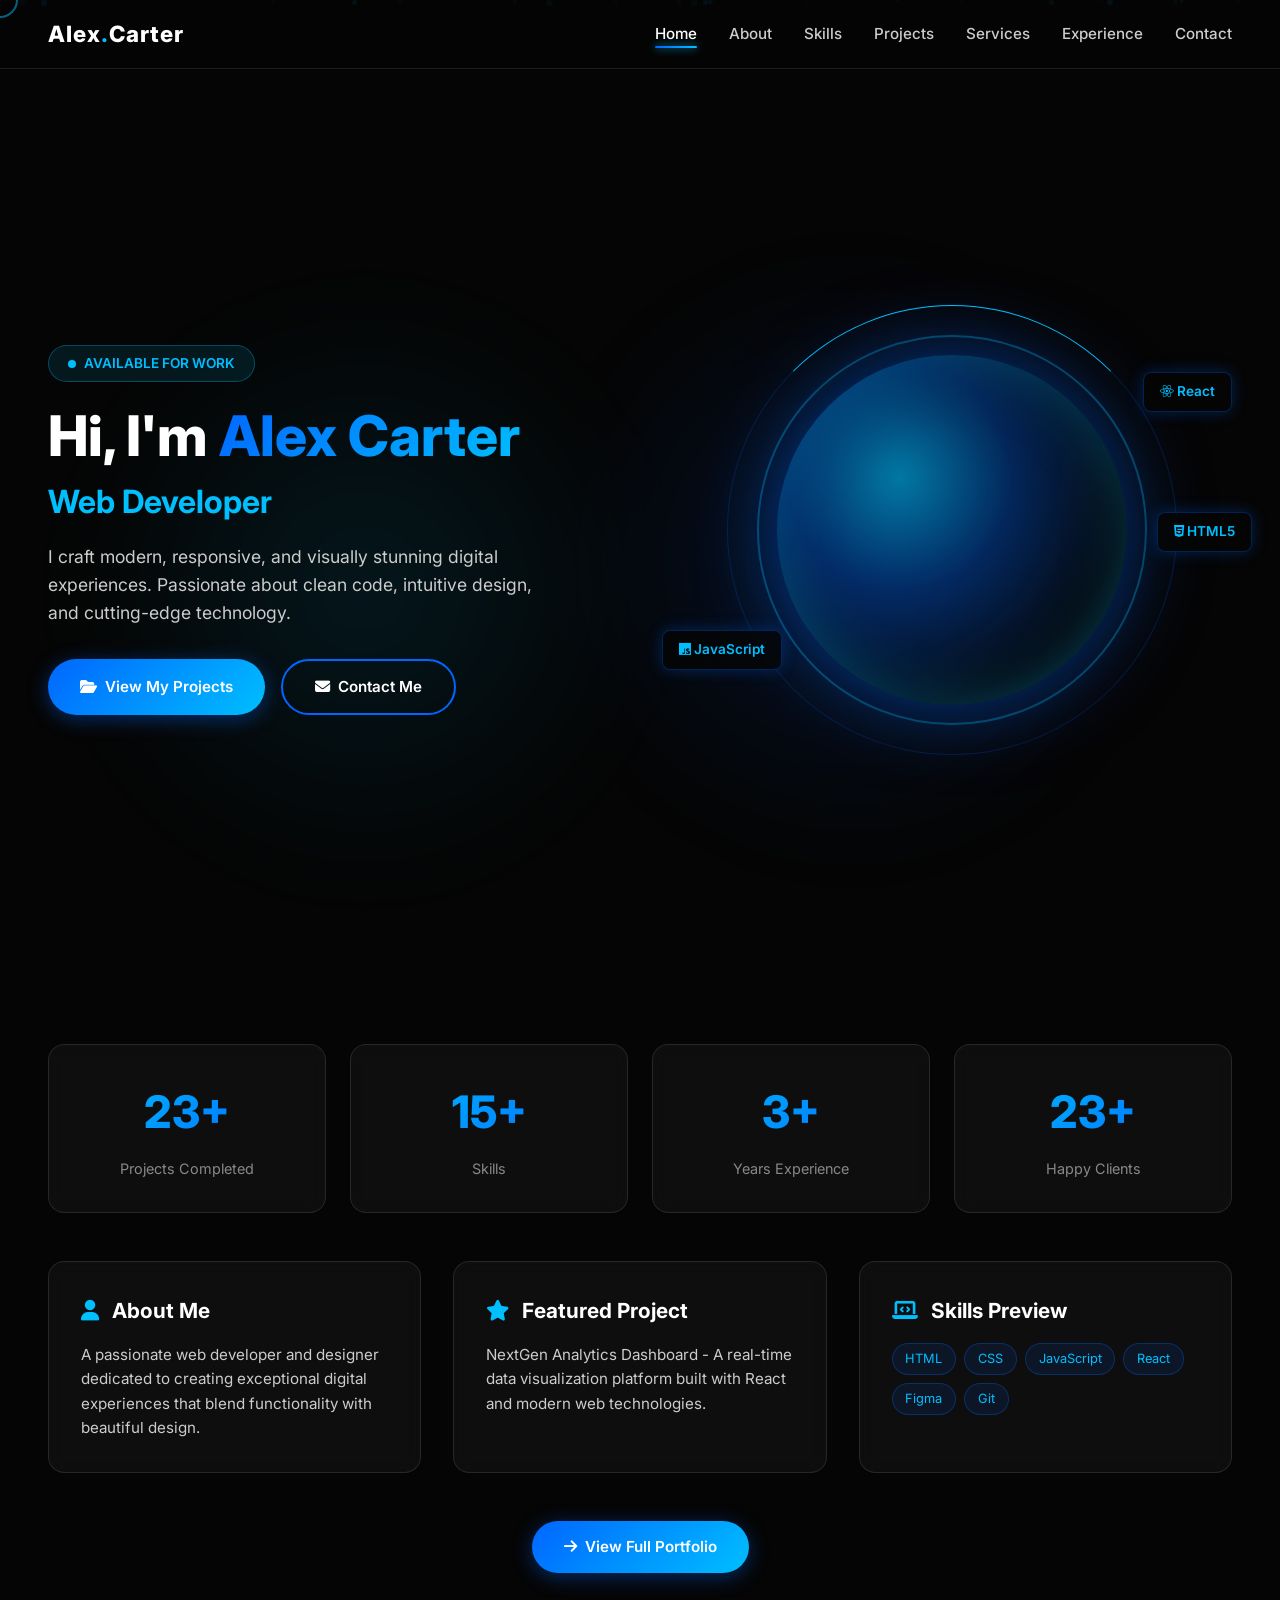
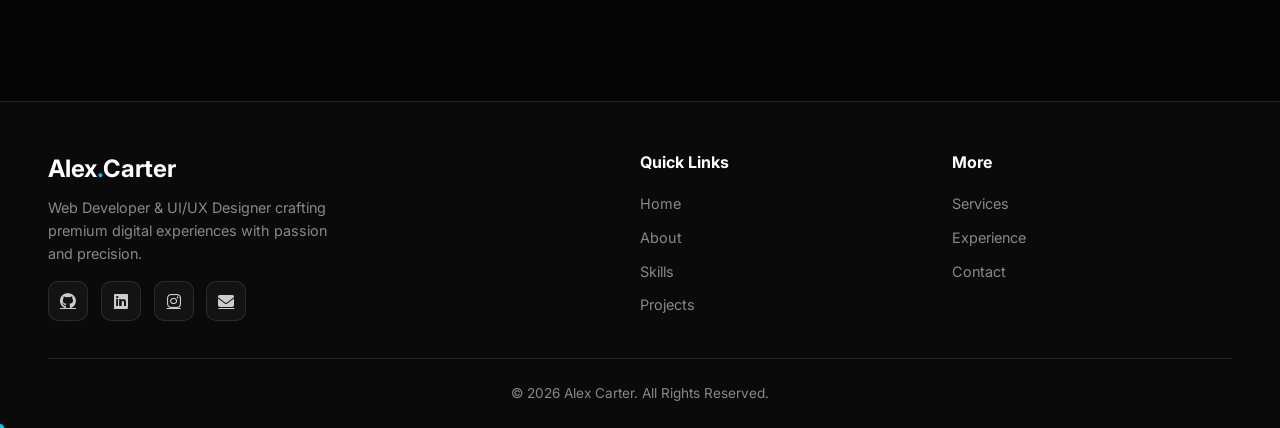
<file: index.html>
<!DOCTYPE html>
<html lang="en">
<head>
  <meta charset="UTF-8" />
  <meta name="viewport" content="width=device-width, initial-scale=1.0" />
  <title>Alex Carter | Web Developer & UI/UX Designer</title>
  <link rel="preconnect" href="https://fonts.googleapis.com" />
  <link rel="preconnect" href="https://fonts.gstatic.com" crossorigin />
  <link href="https://fonts.googleapis.com/css2?family=Inter:wght@400;500;600;700;800&display=swap" rel="stylesheet" />
  <link rel="stylesheet" href="https://cdnjs.cloudflare.com/ajax/libs/font-awesome/6.5.1/css/all.min.css" />
  <link rel="stylesheet" href="css/style.css" />
</head>
<body id="home">

  <!-- ===== LOADING SCREEN ===== -->
  <div class="loading-screen">
    <div class="loading-spinner"></div>
    <div class="loading-text">Loading</div>
  </div>

  <!-- ===== SCROLL PROGRESS ===== -->
  <div class="scroll-progress"></div>

  <!-- ===== PARTICLES BACKGROUND ===== -->
  <div class="particles-bg"></div>

  <!-- ===== NAVBAR ===== -->
  <nav class="navbar">
    <a href="index.html" class="nav-logo">Alex<span>.</span>Carter</a>
    <ul class="nav-links">
      <li><a href="index.html" class="active">Home</a></li>
      <li><a href="about.html">About</a></li>
      <li><a href="skills.html">Skills</a></li>
      <li><a href="projects.html">Projects</a></li>
      <li><a href="services.html">Services</a></li>
      <li><a href="experience.html">Experience</a></li>
      <li><a href="contact.html">Contact</a></li>
    </ul>
    <button class="hamburger" aria-label="Menu">
      <span></span><span></span><span></span>
    </button>
  </nav>

  <!-- ===== PAGE WRAPPER ===== -->
  <div class="page-wrapper">

    <!-- ===== HERO SECTION ===== -->
    <section class="hero">
      <div class="hero-bg-glow"></div>
      <div class="hero-bg-glow two"></div>

      <div class="hero-content">
        <div class="hero-text">
          <div class="hero-badge reveal">
            <span class="dot"></span> AVAILABLE FOR WORK
          </div>
          <h1 class="reveal reveal-delay-1">Hi, I'm <span class="name">Alex Carter</span></h1>
          <div class="title reveal reveal-delay-2">
            <span class="typer" data-words='["Web Developer","UI/UX Designer","Frontend Engineer","Creative Coder"]'></span>
          </div>
          <p class="hero-intro reveal reveal-delay-3">
            I craft modern, responsive, and visually stunning digital experiences.
            Passionate about clean code, intuitive design, and cutting-edge technology.
          </p>
          <div class="hero-buttons reveal reveal-delay-4">
            <a href="projects.html" class="btn btn-primary">
              <i class="fas fa-folder-open"></i> View My Projects
            </a>
            <a href="contact.html" class="btn btn-outline">
              <i class="fas fa-envelope"></i> Contact Me
            </a>
          </div>
        </div>

        <!-- 3D Visual -->
        <div class="hero-visual reveal reveal-delay-2">
          <div class="hero-orb"></div>
          <div class="float-tag t1"><i class="fab fa-react"></i> React</div>
          <div class="float-tag t2"><i class="fab fa-js"></i> JavaScript</div>
          <div class="float-tag t3"><i class="fab fa-html5"></i> HTML5</div>
        </div>
      </div>
    </section>

    <!-- ===== PREVIEW SECTION ===== -->
    <section class="preview-section">

      <!-- Statistics -->
      <div class="preview-grid">
        <div class="stat-card reveal" data-tilt>
          <div class="stat-number" data-count="50" data-suffix="+">0</div>
          <div class="stat-label">Projects Completed</div>
        </div>
        <div class="stat-card reveal reveal-delay-1" data-tilt>
          <div class="stat-number" data-count="15" data-suffix="+">0</div>
          <div class="stat-label">Skills</div>
        </div>
        <div class="stat-card reveal reveal-delay-2" data-tilt>
          <div class="stat-number" data-count="3" data-suffix="+">0</div>
          <div class="stat-label">Years Experience</div>
        </div>
        <div class="stat-card reveal reveal-delay-3" data-tilt>
          <div class="stat-number" data-count="25" data-suffix="+">0</div>
          <div class="stat-label">Happy Clients</div>
        </div>
      </div>

      <!-- Preview Row -->
      <div class="preview-row">
        <div class="preview-card reveal">
          <h3><i class="fas fa-user"></i> About Me</h3>
          <p>A passionate web developer and designer dedicated to creating exceptional digital experiences that blend functionality with beautiful design.</p>
        </div>
        <div class="preview-card reveal reveal-delay-1">
          <h3><i class="fas fa-star"></i> Featured Project</h3>
          <p>NextGen Analytics Dashboard - A real-time data visualization platform built with React and modern web technologies.</p>
        </div>
        <div class="preview-card reveal reveal-delay-2">
          <h3><i class="fas fa-laptop-code"></i> Skills Preview</h3>
          <div class="skill-tags">
            <span>HTML</span><span>CSS</span><span>JavaScript</span><span>React</span><span>Figma</span><span>Git</span>
          </div>
        </div>
      </div>

      <div class="center-btn reveal">
        <a href="projects.html" class="btn btn-primary">
          <i class="fas fa-arrow-right"></i> View Full Portfolio
        </a>
      </div>
    </section>

  </div><!-- /page-wrapper -->

  <!-- ===== FOOTER ===== -->
  <footer class="footer">
    <div class="footer-content">
      <div class="footer-brand">
        <h3>Alex<span>.</span>Carter</h3>
        <p>Web Developer & UI/UX Designer crafting premium digital experiences with passion and precision.</p>
        <div class="footer-social">
          <a href="https://github.com" target="_blank"><i class="fab fa-github"></i></a>
          <a href="https://linkedin.com" target="_blank"><i class="fab fa-linkedin"></i></a>
          <a href="https://instagram.com" target="_blank"><i class="fab fa-instagram"></i></a>
          <a href="mailto:hello@alexcarter.com"><i class="fas fa-envelope"></i></a>
        </div>
      </div>
      <div class="footer-col">
        <h4>Quick Links</h4>
        <ul>
          <li><a href="index.html">Home</a></li>
          <li><a href="about.html">About</a></li>
          <li><a href="skills.html">Skills</a></li>
          <li><a href="projects.html">Projects</a></li>
        </ul>
      </div>
      <div class="footer-col">
        <h4>More</h4>
        <ul>
          <li><a href="services.html">Services</a></li>
          <li><a href="experience.html">Experience</a></li>
          <li><a href="contact.html">Contact</a></li>
        </ul>
      </div>
    </div>
    <div class="footer-bottom">
      &copy; 2026 Alex Carter. All Rights Reserved.
    </div>
  </footer>

  <!-- ===== BACK TO TOP ===== -->
  <button class="back-to-top" aria-label="Back to top">
    <i class="fas fa-arrow-up"></i>
  </button>

  <script src="js/script.js"></script>
</body>
</html>
</file>
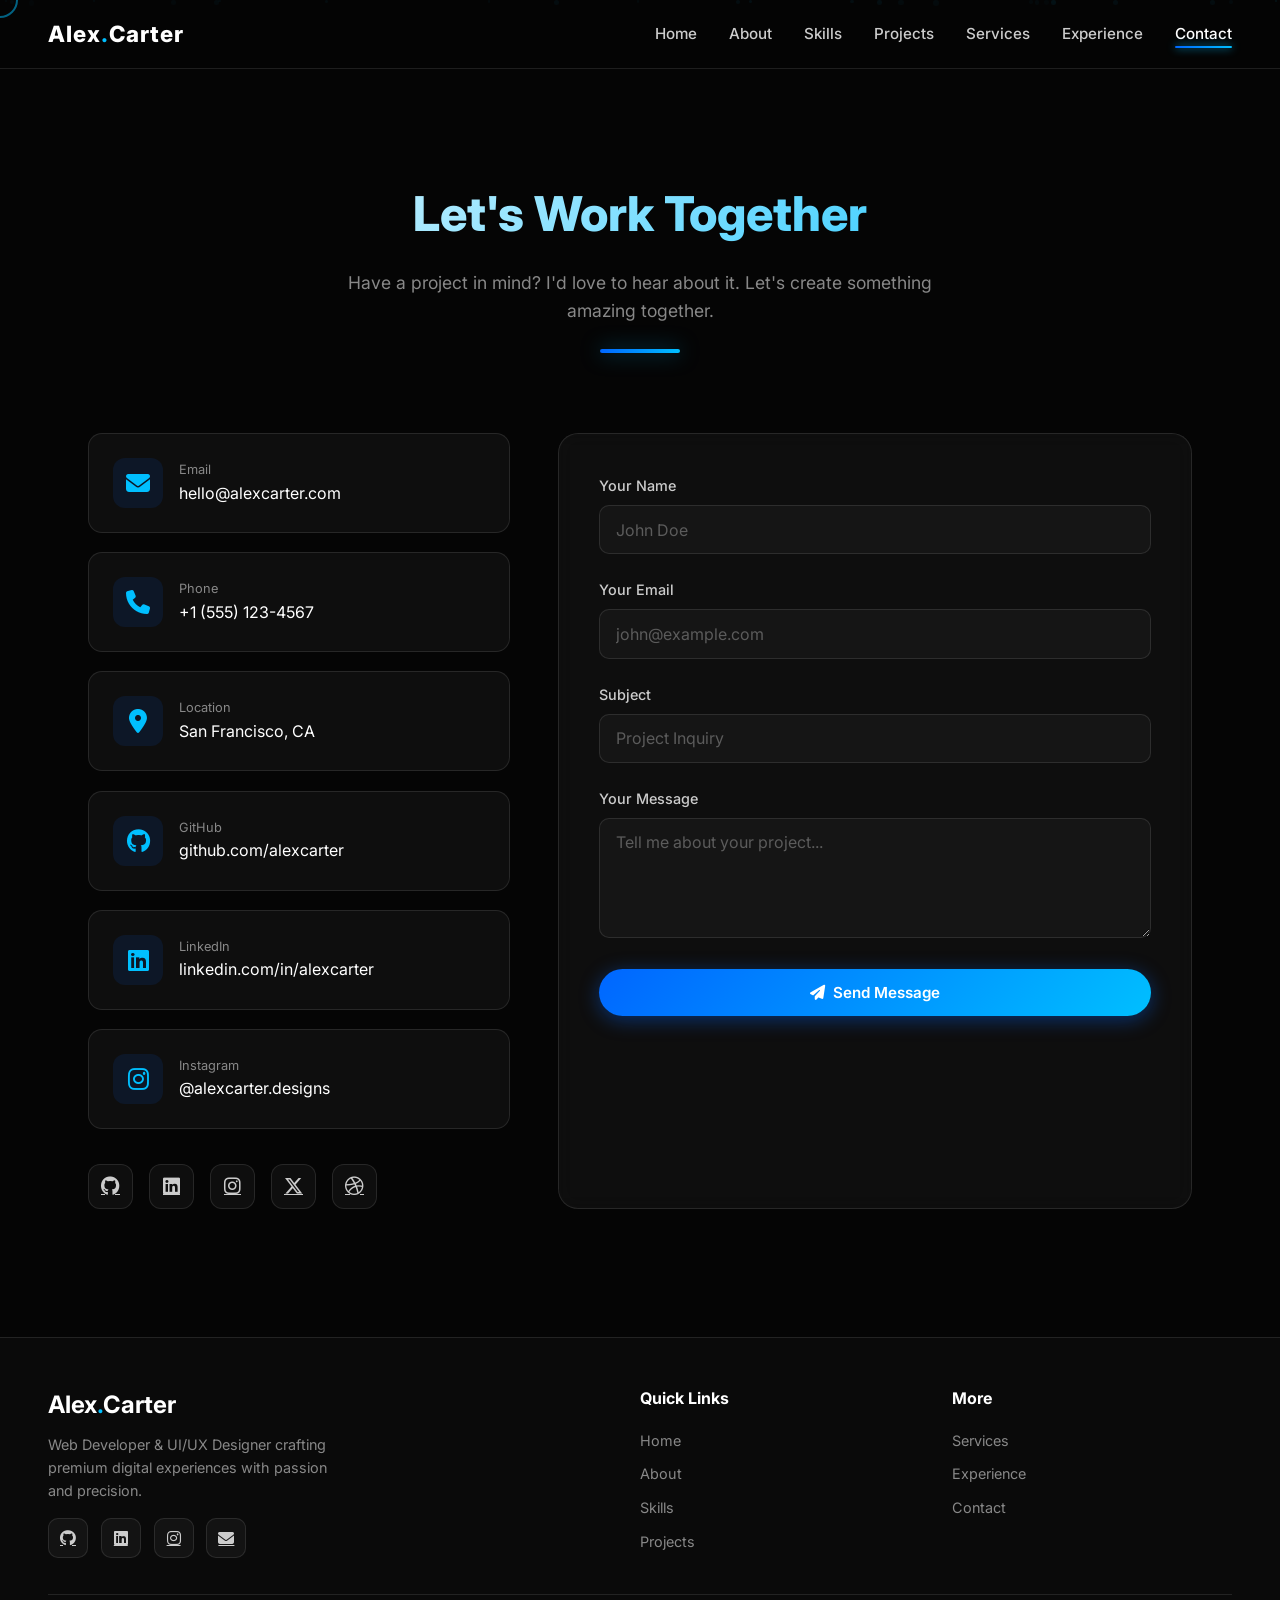
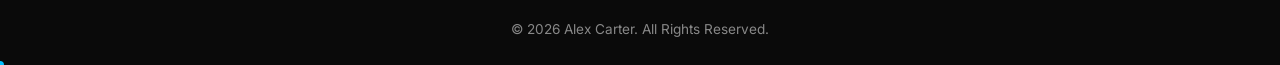
<file: contact.html>
<!DOCTYPE html>
<html lang="en">
<head>
  <meta charset="UTF-8" />
  <meta name="viewport" content="width=device-width, initial-scale=1.0" />
  <title>Contact | Alex Carter</title>
  <link rel="preconnect" href="https://fonts.googleapis.com" />
  <link rel="preconnect" href="https://fonts.gstatic.com" crossorigin />
  <link href="https://fonts.googleapis.com/css2?family=Inter:wght@400;500;600;700;800&display=swap" rel="stylesheet" />
  <link rel="stylesheet" href="https://cdnjs.cloudflare.com/ajax/libs/font-awesome/6.5.1/css/all.min.css" />
  <link rel="stylesheet" href="css/style.css" />
</head>
<body id="contact">

  <!-- ===== LOADING SCREEN ===== -->
  <div class="loading-screen">
    <div class="loading-spinner"></div>
    <div class="loading-text">Loading</div>
  </div>

  <!-- ===== SCROLL PROGRESS ===== -->
  <div class="scroll-progress"></div>

  <!-- ===== PARTICLES BACKGROUND ===== -->
  <div class="particles-bg"></div>

  <!-- ===== NAVBAR ===== -->
  <nav class="navbar">
    <a href="index.html" class="nav-logo">Alex<span>.</span>Carter</a>
    <ul class="nav-links">
      <li><a href="index.html">Home</a></li>
      <li><a href="about.html">About</a></li>
      <li><a href="skills.html">Skills</a></li>
      <li><a href="projects.html">Projects</a></li>
      <li><a href="services.html">Services</a></li>
      <li><a href="experience.html">Experience</a></li>
      <li><a href="contact.html" class="active">Contact</a></li>
    </ul>
    <button class="hamburger" aria-label="Menu">
      <span></span><span></span><span></span>
    </button>
  </nav>

  <!-- ===== PAGE WRAPPER ===== -->
  <div class="page-wrapper">

    <!-- ===== PAGE HEADER ===== -->
    <div class="page-header">
      <h1>Let's Work Together</h1>
      <p>Have a project in mind? I'd love to hear about it. Let's create something amazing together.</p>
      <div class="header-line"></div>
    </div>

    <!-- ===== CONTACT SECTION ===== -->
    <section class="contact-section">
      <div class="contact-grid">

        <!-- Contact Info Cards -->
        <div class="contact-info-cards reveal">
          <div class="contact-info-card">
            <i class="fas fa-envelope"></i>
            <div>
              <div class="info-label">Email</div>
              <div class="info-value"><a href="mailto:hello@alexcarter.com">hello@alexcarter.com</a></div>
            </div>
          </div>
          <div class="contact-info-card">
            <i class="fas fa-phone"></i>
            <div>
              <div class="info-label">Phone</div>
              <div class="info-value"><a href="tel:+15551234567">+1 (555) 123-4567</a></div>
            </div>
          </div>
          <div class="contact-info-card">
            <i class="fas fa-location-dot"></i>
            <div>
              <div class="info-label">Location</div>
              <div class="info-value">San Francisco, CA</div>
            </div>
          </div>
          <div class="contact-info-card">
            <i class="fab fa-github"></i>
            <div>
              <div class="info-label">GitHub</div>
              <div class="info-value"><a href="https://github.com" target="_blank">github.com/alexcarter</a></div>
            </div>
          </div>
          <div class="contact-info-card">
            <i class="fab fa-linkedin"></i>
            <div>
              <div class="info-label">LinkedIn</div>
              <div class="info-value"><a href="https://linkedin.com" target="_blank">linkedin.com/in/alexcarter</a></div>
            </div>
          </div>
          <div class="contact-info-card">
            <i class="fab fa-instagram"></i>
            <div>
              <div class="info-label">Instagram</div>
              <div class="info-value"><a href="https://instagram.com" target="_blank">@alexcarter.designs</a></div>
            </div>
          </div>

          <!-- Social Icons -->
          <div class="social-icons">
            <a href="https://github.com" target="_blank"><i class="fab fa-github"></i></a>
            <a href="https://linkedin.com" target="_blank"><i class="fab fa-linkedin"></i></a>
            <a href="https://instagram.com" target="_blank"><i class="fab fa-instagram"></i></a>
            <a href="https://twitter.com" target="_blank"><i class="fab fa-x-twitter"></i></a>
            <a href="https://dribbble.com" target="_blank"><i class="fab fa-dribbble"></i></a>
          </div>
        </div>

        <!-- Contact Form -->
        <div class="contact-form reveal reveal-delay-1">
          <div class="form-success">
            <i class="fas fa-check-circle"></i> Your message has been sent successfully! I'll get back to you soon.
          </div>
          <form class="contact-form-inner" novalidate>
            <div class="form-group">
              <label for="name">Your Name</label>
              <input type="text" id="name" name="name" placeholder="John Doe" />
              <div class="form-error" id="name-error">Please enter your name (at least 2 characters)</div>
            </div>
            <div class="form-group">
              <label for="email">Your Email</label>
              <input type="email" id="email" name="email" placeholder="john@example.com" />
              <div class="form-error" id="email-error">Please enter a valid email address</div>
            </div>
            <div class="form-group">
              <label for="subject">Subject</label>
              <input type="text" id="subject" name="subject" placeholder="Project Inquiry" />
              <div class="form-error" id="subject-error">Please enter a subject</div>
            </div>
            <div class="form-group">
              <label for="message">Your Message</label>
              <textarea id="message" name="message" placeholder="Tell me about your project..."></textarea>
              <div class="form-error" id="message-error">Please enter a message (at least 10 characters)</div>
            </div>
            <button type="submit" class="btn btn-primary" style="width: 100%; justify-content: center;">
              <i class="fas fa-paper-plane"></i> Send Message
            </button>
          </form>
        </div>

      </div><!-- /contact-grid -->
    </section>

  </div><!-- /page-wrapper -->

  <!-- ===== FOOTER ===== -->
  <footer class="footer">
    <div class="footer-content">
      <div class="footer-brand">
        <h3>Alex<span>.</span>Carter</h3>
        <p>Web Developer & UI/UX Designer crafting premium digital experiences with passion and precision.</p>
        <div class="footer-social">
          <a href="https://github.com" target="_blank"><i class="fab fa-github"></i></a>
          <a href="https://linkedin.com" target="_blank"><i class="fab fa-linkedin"></i></a>
          <a href="https://instagram.com" target="_blank"><i class="fab fa-instagram"></i></a>
          <a href="mailto:hello@alexcarter.com"><i class="fas fa-envelope"></i></a>
        </div>
      </div>
      <div class="footer-col">
        <h4>Quick Links</h4>
        <ul>
          <li><a href="index.html">Home</a></li>
          <li><a href="about.html">About</a></li>
          <li><a href="skills.html">Skills</a></li>
          <li><a href="projects.html">Projects</a></li>
        </ul>
      </div>
      <div class="footer-col">
        <h4>More</h4>
        <ul>
          <li><a href="services.html">Services</a></li>
          <li><a href="experience.html">Experience</a></li>
          <li><a href="contact.html">Contact</a></li>
        </ul>
      </div>
    </div>
    <div class="footer-bottom">
      &copy; 2026 Alex Carter. All Rights Reserved.
    </div>
  </footer>

  <!-- ===== BACK TO TOP ===== -->
  <button class="back-to-top" aria-label="Back to top">
    <i class="fas fa-arrow-up"></i>
  </button>

  <script src="js/script.js"></script>
</body>
</html>
</file>
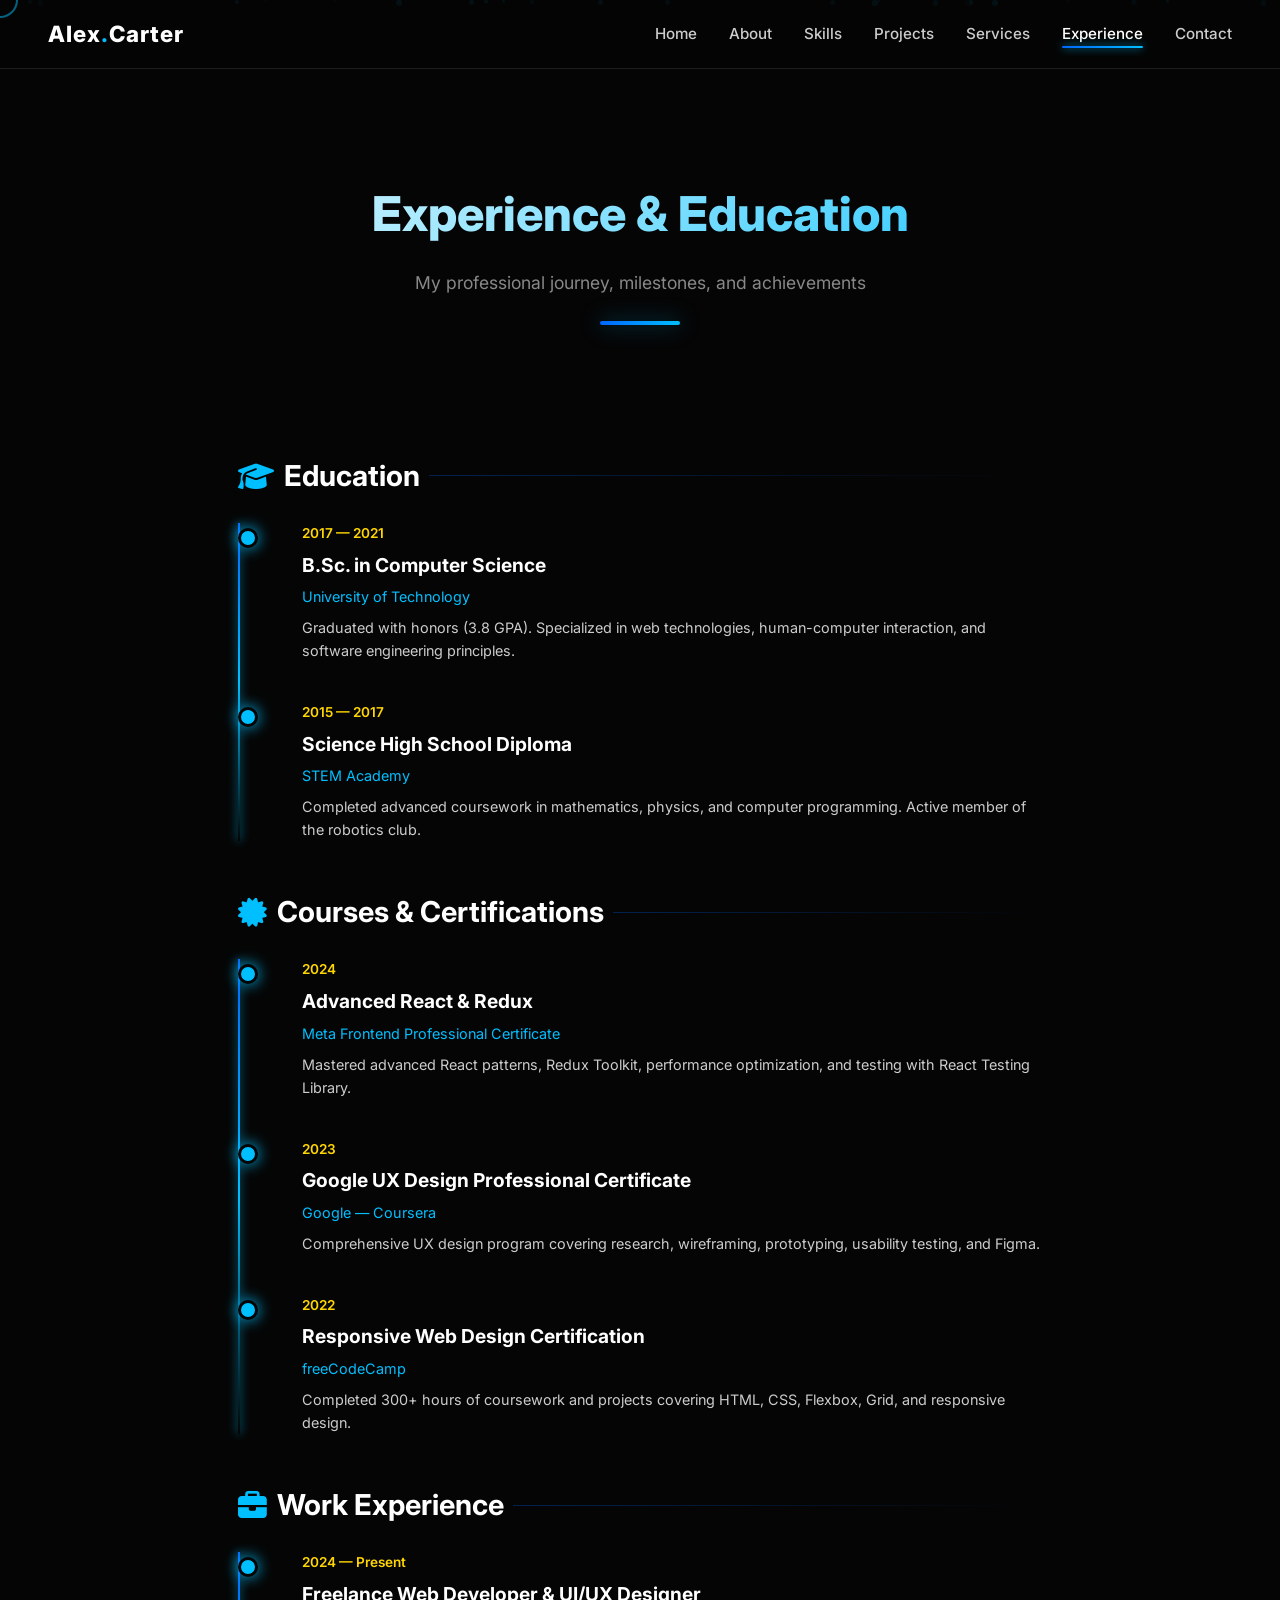
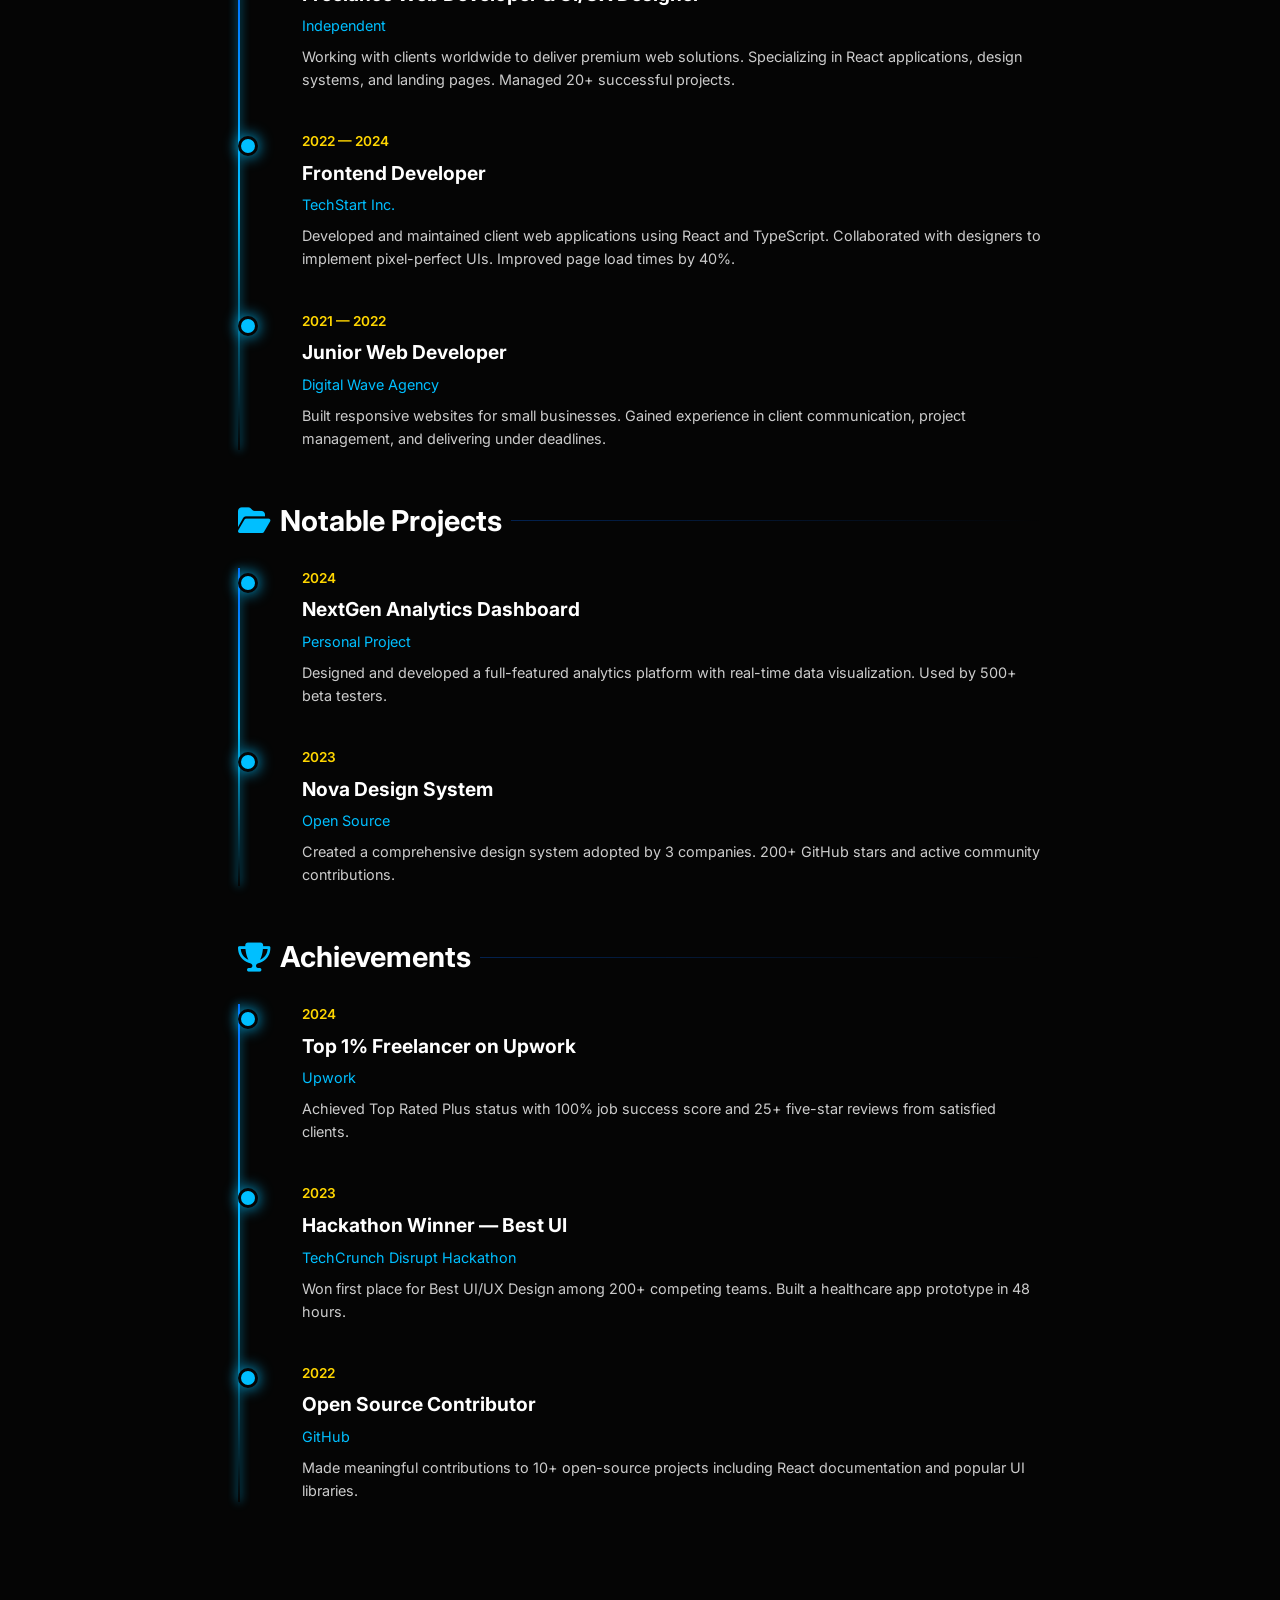
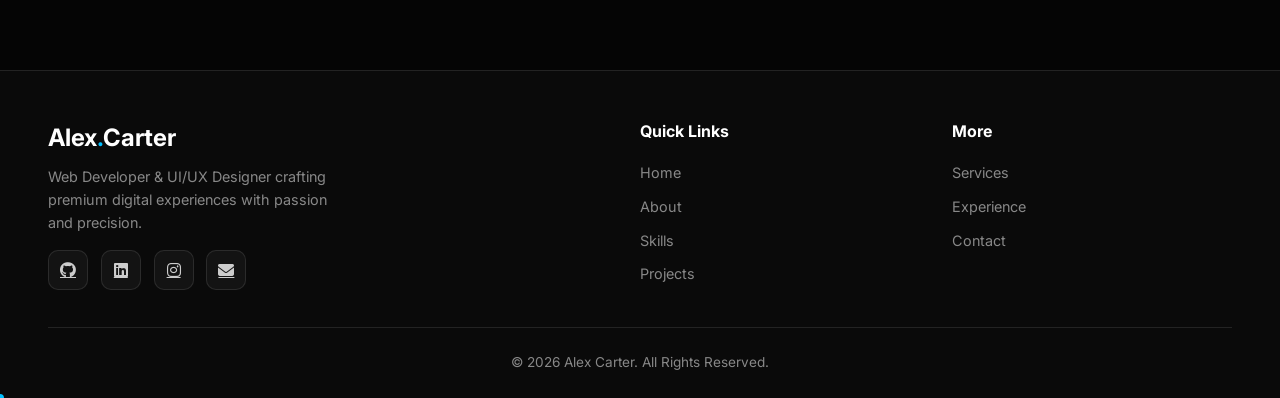
<file: experience.html>
<!DOCTYPE html>
<html lang="en">
<head>
  <meta charset="UTF-8" />
  <meta name="viewport" content="width=device-width, initial-scale=1.0" />
  <title>Experience | Alex Carter</title>
  <link rel="preconnect" href="https://fonts.googleapis.com" />
  <link rel="preconnect" href="https://fonts.gstatic.com" crossorigin />
  <link href="https://fonts.googleapis.com/css2?family=Inter:wght@400;500;600;700;800&display=swap" rel="stylesheet" />
  <link rel="stylesheet" href="https://cdnjs.cloudflare.com/ajax/libs/font-awesome/6.5.1/css/all.min.css" />
  <link rel="stylesheet" href="css/style.css" />
</head>
<body id="experience">

  <!-- ===== LOADING SCREEN ===== -->
  <div class="loading-screen">
    <div class="loading-spinner"></div>
    <div class="loading-text">Loading</div>
  </div>

  <!-- ===== SCROLL PROGRESS ===== -->
  <div class="scroll-progress"></div>

  <!-- ===== PARTICLES BACKGROUND ===== -->
  <div class="particles-bg"></div>

  <!-- ===== NAVBAR ===== -->
  <nav class="navbar">
    <a href="index.html" class="nav-logo">Alex<span>.</span>Carter</a>
    <ul class="nav-links">
      <li><a href="index.html">Home</a></li>
      <li><a href="about.html">About</a></li>
      <li><a href="skills.html">Skills</a></li>
      <li><a href="projects.html">Projects</a></li>
      <li><a href="services.html">Services</a></li>
      <li><a href="experience.html" class="active">Experience</a></li>
      <li><a href="contact.html">Contact</a></li>
    </ul>
    <button class="hamburger" aria-label="Menu">
      <span></span><span></span><span></span>
    </button>
  </nav>

  <!-- ===== PAGE WRAPPER ===== -->
  <div class="page-wrapper">

    <!-- ===== PAGE HEADER ===== -->
    <div class="page-header">
      <h1>Experience & Education</h1>
      <p>My professional journey, milestones, and achievements</p>
      <div class="header-line"></div>
    </div>

    <!-- ===== EXPERIENCE SECTION ===== -->
    <section class="experience-section">

      <!-- Education -->
      <h2 class="exp-section-title reveal"><i class="fas fa-graduation-cap"></i> Education</h2>
      <div class="timeline">
        <div class="timeline-item reveal">
          <div class="timeline-date">2017 — 2021</div>
          <h3>B.Sc. in Computer Science</h3>
          <div class="org">University of Technology</div>
          <p>Graduated with honors (3.8 GPA). Specialized in web technologies, human-computer interaction, and software engineering principles.</p>
        </div>
        <div class="timeline-item reveal">
          <div class="timeline-date">2015 — 2017</div>
          <h3>Science High School Diploma</h3>
          <div class="org">STEM Academy</div>
          <p>Completed advanced coursework in mathematics, physics, and computer programming. Active member of the robotics club.</p>
        </div>
      </div>

      <!-- Courses -->
      <h2 class="exp-section-title reveal"><i class="fas fa-certificate"></i> Courses & Certifications</h2>
      <div class="timeline">
        <div class="timeline-item reveal">
          <div class="timeline-date">2024</div>
          <h3>Advanced React & Redux</h3>
          <div class="org">Meta Frontend Professional Certificate</div>
          <p>Mastered advanced React patterns, Redux Toolkit, performance optimization, and testing with React Testing Library.</p>
        </div>
        <div class="timeline-item reveal">
          <div class="timeline-date">2023</div>
          <h3>Google UX Design Professional Certificate</h3>
          <div class="org">Google — Coursera</div>
          <p>Comprehensive UX design program covering research, wireframing, prototyping, usability testing, and Figma.</p>
        </div>
        <div class="timeline-item reveal">
          <div class="timeline-date">2022</div>
          <h3>Responsive Web Design Certification</h3>
          <div class="org">freeCodeCamp</div>
          <p>Completed 300+ hours of coursework and projects covering HTML, CSS, Flexbox, Grid, and responsive design.</p>
        </div>
      </div>

      <!-- Experience -->
      <h2 class="exp-section-title reveal"><i class="fas fa-briefcase"></i> Work Experience</h2>
      <div class="timeline">
        <div class="timeline-item reveal">
          <div class="timeline-date">2024 — Present</div>
          <h3>Freelance Web Developer & UI/UX Designer</h3>
          <div class="org">Independent</div>
          <p>Working with clients worldwide to deliver premium web solutions. Specializing in React applications, design systems, and landing pages. Managed 20+ successful projects.</p>
        </div>
        <div class="timeline-item reveal">
          <div class="timeline-date">2022 — 2024</div>
          <h3>Frontend Developer</h3>
          <div class="org">TechStart Inc.</div>
          <p>Developed and maintained client web applications using React and TypeScript. Collaborated with designers to implement pixel-perfect UIs. Improved page load times by 40%.</p>
        </div>
        <div class="timeline-item reveal">
          <div class="timeline-date">2021 — 2022</div>
          <h3>Junior Web Developer</h3>
          <div class="org">Digital Wave Agency</div>
          <p>Built responsive websites for small businesses. Gained experience in client communication, project management, and delivering under deadlines.</p>
        </div>
      </div>

      <!-- Projects -->
      <h2 class="exp-section-title reveal"><i class="fas fa-folder-open"></i> Notable Projects</h2>
      <div class="timeline">
        <div class="timeline-item reveal">
          <div class="timeline-date">2024</div>
          <h3>NextGen Analytics Dashboard</h3>
          <div class="org">Personal Project</div>
          <p>Designed and developed a full-featured analytics platform with real-time data visualization. Used by 500+ beta testers.</p>
        </div>
        <div class="timeline-item reveal">
          <div class="timeline-date">2023</div>
          <h3>Nova Design System</h3>
          <div class="org">Open Source</div>
          <p>Created a comprehensive design system adopted by 3 companies. 200+ GitHub stars and active community contributions.</p>
        </div>
      </div>

      <!-- Achievements -->
      <h2 class="exp-section-title reveal"><i class="fas fa-trophy"></i> Achievements</h2>
      <div class="timeline">
        <div class="timeline-item reveal">
          <div class="timeline-date">2024</div>
          <h3>Top 1% Freelancer on Upwork</h3>
          <div class="org">Upwork</div>
          <p>Achieved Top Rated Plus status with 100% job success score and 25+ five-star reviews from satisfied clients.</p>
        </div>
        <div class="timeline-item reveal">
          <div class="timeline-date">2023</div>
          <h3>Hackathon Winner — Best UI</h3>
          <div class="org">TechCrunch Disrupt Hackathon</div>
          <p>Won first place for Best UI/UX Design among 200+ competing teams. Built a healthcare app prototype in 48 hours.</p>
        </div>
        <div class="timeline-item reveal">
          <div class="timeline-date">2022</div>
          <h3>Open Source Contributor</h3>
          <div class="org">GitHub</div>
          <p>Made meaningful contributions to 10+ open-source projects including React documentation and popular UI libraries.</p>
        </div>
      </div>

    </section>

  </div><!-- /page-wrapper -->

  <!-- ===== FOOTER ===== -->
  <footer class="footer">
    <div class="footer-content">
      <div class="footer-brand">
        <h3>Alex<span>.</span>Carter</h3>
        <p>Web Developer & UI/UX Designer crafting premium digital experiences with passion and precision.</p>
        <div class="footer-social">
          <a href="https://github.com" target="_blank"><i class="fab fa-github"></i></a>
          <a href="https://linkedin.com" target="_blank"><i class="fab fa-linkedin"></i></a>
          <a href="https://instagram.com" target="_blank"><i class="fab fa-instagram"></i></a>
          <a href="mailto:hello@alexcarter.com"><i class="fas fa-envelope"></i></a>
        </div>
      </div>
      <div class="footer-col">
        <h4>Quick Links</h4>
        <ul>
          <li><a href="index.html">Home</a></li>
          <li><a href="about.html">About</a></li>
          <li><a href="skills.html">Skills</a></li>
          <li><a href="projects.html">Projects</a></li>
        </ul>
      </div>
      <div class="footer-col">
        <h4>More</h4>
        <ul>
          <li><a href="services.html">Services</a></li>
          <li><a href="experience.html">Experience</a></li>
          <li><a href="contact.html">Contact</a></li>
        </ul>
      </div>
    </div>
    <div class="footer-bottom">
      &copy; 2026 Alex Carter. All Rights Reserved.
    </div>
  </footer>

  <!-- ===== BACK TO TOP ===== -->
  <button class="back-to-top" aria-label="Back to top">
    <i class="fas fa-arrow-up"></i>
  </button>

  <script src="js/script.js"></script>
</body>
</html>
</file>
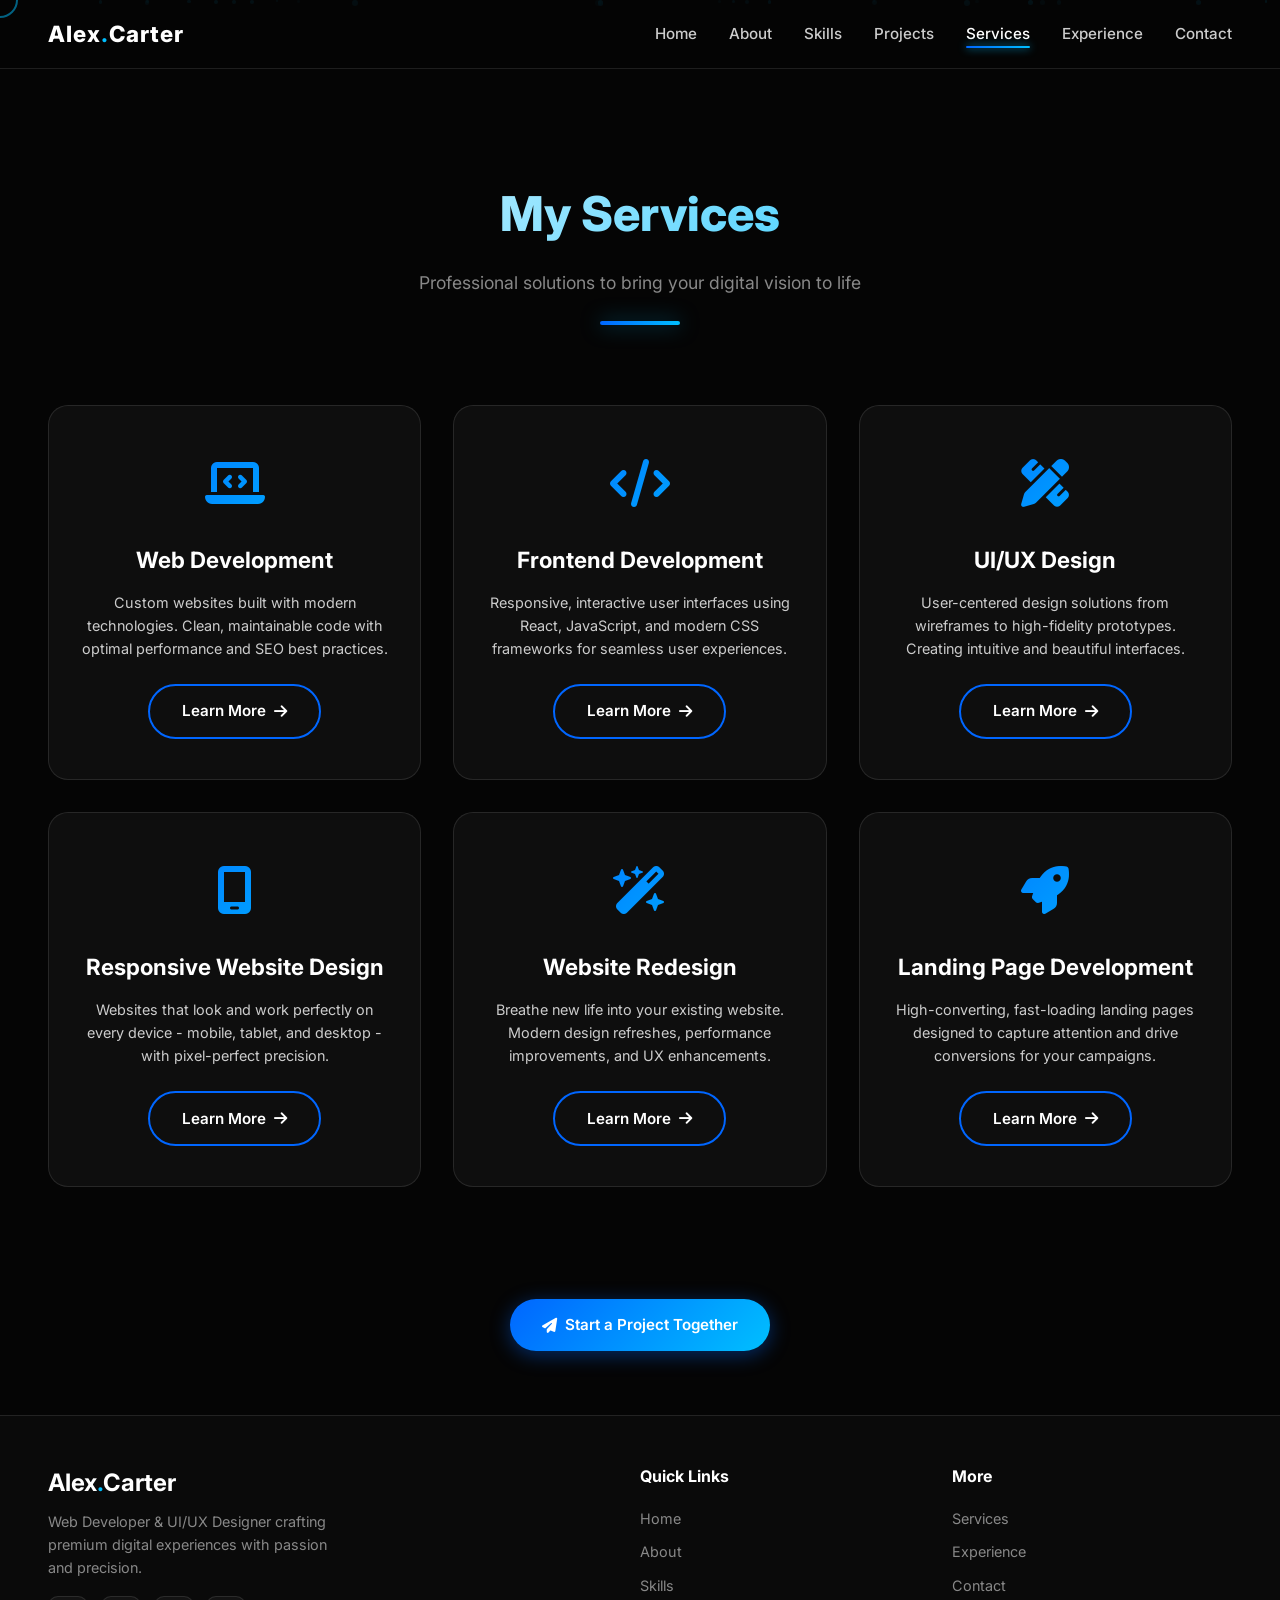
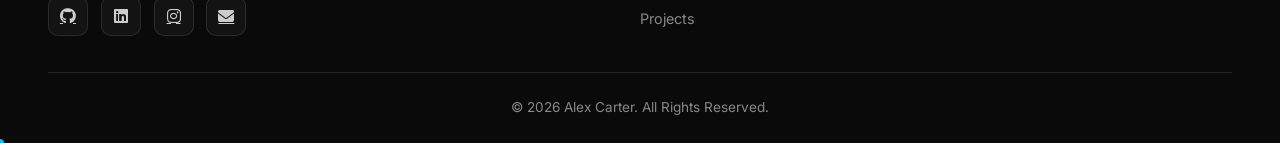
<file: services.html>
<!DOCTYPE html>
<html lang="en">
<head>
  <meta charset="UTF-8" />
  <meta name="viewport" content="width=device-width, initial-scale=1.0" />
  <title>Services | Alex Carter</title>
  <link rel="preconnect" href="https://fonts.googleapis.com" />
  <link rel="preconnect" href="https://fonts.gstatic.com" crossorigin />
  <link href="https://fonts.googleapis.com/css2?family=Inter:wght@400;500;600;700;800&display=swap" rel="stylesheet" />
  <link rel="stylesheet" href="https://cdnjs.cloudflare.com/ajax/libs/font-awesome/6.5.1/css/all.min.css" />
  <link rel="stylesheet" href="css/style.css" />
</head>
<body id="services">

  <!-- ===== LOADING SCREEN ===== -->
  <div class="loading-screen">
    <div class="loading-spinner"></div>
    <div class="loading-text">Loading</div>
  </div>

  <!-- ===== SCROLL PROGRESS ===== -->
  <div class="scroll-progress"></div>

  <!-- ===== PARTICLES BACKGROUND ===== -->
  <div class="particles-bg"></div>

  <!-- ===== NAVBAR ===== -->
  <nav class="navbar">
    <a href="index.html" class="nav-logo">Alex<span>.</span>Carter</a>
    <ul class="nav-links">
      <li><a href="index.html">Home</a></li>
      <li><a href="about.html">About</a></li>
      <li><a href="skills.html">Skills</a></li>
      <li><a href="projects.html">Projects</a></li>
      <li><a href="services.html" class="active">Services</a></li>
      <li><a href="experience.html">Experience</a></li>
      <li><a href="contact.html">Contact</a></li>
    </ul>
    <button class="hamburger" aria-label="Menu">
      <span></span><span></span><span></span>
    </button>
  </nav>

  <!-- ===== PAGE WRAPPER ===== -->
  <div class="page-wrapper">

    <!-- ===== PAGE HEADER ===== -->
    <div class="page-header">
      <h1>My Services</h1>
      <p>Professional solutions to bring your digital vision to life</p>
      <div class="header-line"></div>
    </div>

    <!-- ===== SERVICES SECTION ===== -->
    <section class="services-section">
      <div class="services-grid">

        <!-- Service 1 -->
        <div class="service-card reveal" data-tilt>
          <div class="service-icon"><i class="fas fa-laptop-code"></i></div>
          <h3>Web Development</h3>
          <p>Custom websites built with modern technologies. Clean, maintainable code with optimal performance and SEO best practices.</p>
          <a href="contact.html" class="btn btn-outline">Learn More <i class="fas fa-arrow-right"></i></a>
        </div>

        <!-- Service 2 -->
        <div class="service-card reveal reveal-delay-1" data-tilt>
          <div class="service-icon"><i class="fas fa-code"></i></div>
          <h3>Frontend Development</h3>
          <p>Responsive, interactive user interfaces using React, JavaScript, and modern CSS frameworks for seamless user experiences.</p>
          <a href="contact.html" class="btn btn-outline">Learn More <i class="fas fa-arrow-right"></i></a>
        </div>

        <!-- Service 3 -->
        <div class="service-card reveal reveal-delay-2" data-tilt>
          <div class="service-icon"><i class="fas fa-pen-ruler"></i></div>
          <h3>UI/UX Design</h3>
          <p>User-centered design solutions from wireframes to high-fidelity prototypes. Creating intuitive and beautiful interfaces.</p>
          <a href="contact.html" class="btn btn-outline">Learn More <i class="fas fa-arrow-right"></i></a>
        </div>

        <!-- Service 4 -->
        <div class="service-card reveal" data-tilt>
          <div class="service-icon"><i class="fas fa-mobile-screen"></i></div>
          <h3>Responsive Website Design</h3>
          <p>Websites that look and work perfectly on every device - mobile, tablet, and desktop - with pixel-perfect precision.</p>
          <a href="contact.html" class="btn btn-outline">Learn More <i class="fas fa-arrow-right"></i></a>
        </div>

        <!-- Service 5 -->
        <div class="service-card reveal reveal-delay-1" data-tilt>
          <div class="service-icon"><i class="fas fa-wand-magic-sparkles"></i></div>
          <h3>Website Redesign</h3>
          <p>Breathe new life into your existing website. Modern design refreshes, performance improvements, and UX enhancements.</p>
          <a href="contact.html" class="btn btn-outline">Learn More <i class="fas fa-arrow-right"></i></a>
        </div>

        <!-- Service 6 -->
        <div class="service-card reveal reveal-delay-2" data-tilt>
          <div class="service-icon"><i class="fas fa-rocket"></i></div>
          <h3>Landing Page Development</h3>
          <p>High-converting, fast-loading landing pages designed to capture attention and drive conversions for your campaigns.</p>
          <a href="contact.html" class="btn btn-outline">Learn More <i class="fas fa-arrow-right"></i></a>
        </div>

      </div><!-- /services-grid -->
    </section>

    <!-- CTA -->
    <div class="center-btn reveal" style="margin-top: 3rem;">
      <a href="contact.html" class="btn btn-primary">
        <i class="fas fa-paper-plane"></i> Start a Project Together
      </a>
    </div>

  </div><!-- /page-wrapper -->

  <!-- ===== FOOTER ===== -->
  <footer class="footer">
    <div class="footer-content">
      <div class="footer-brand">
        <h3>Alex<span>.</span>Carter</h3>
        <p>Web Developer & UI/UX Designer crafting premium digital experiences with passion and precision.</p>
        <div class="footer-social">
          <a href="https://github.com" target="_blank"><i class="fab fa-github"></i></a>
          <a href="https://linkedin.com" target="_blank"><i class="fab fa-linkedin"></i></a>
          <a href="https://instagram.com" target="_blank"><i class="fab fa-instagram"></i></a>
          <a href="mailto:hello@alexcarter.com"><i class="fas fa-envelope"></i></a>
        </div>
      </div>
      <div class="footer-col">
        <h4>Quick Links</h4>
        <ul>
          <li><a href="index.html">Home</a></li>
          <li><a href="about.html">About</a></li>
          <li><a href="skills.html">Skills</a></li>
          <li><a href="projects.html">Projects</a></li>
        </ul>
      </div>
      <div class="footer-col">
        <h4>More</h4>
        <ul>
          <li><a href="services.html">Services</a></li>
          <li><a href="experience.html">Experience</a></li>
          <li><a href="contact.html">Contact</a></li>
        </ul>
      </div>
    </div>
    <div class="footer-bottom">
      &copy; 2026 Alex Carter. All Rights Reserved.
    </div>
  </footer>

  <!-- ===== BACK TO TOP ===== -->
  <button class="back-to-top" aria-label="Back to top">
    <i class="fas fa-arrow-up"></i>
  </button>

  <script src="js/script.js"></script>
</body>
</html>
</file>
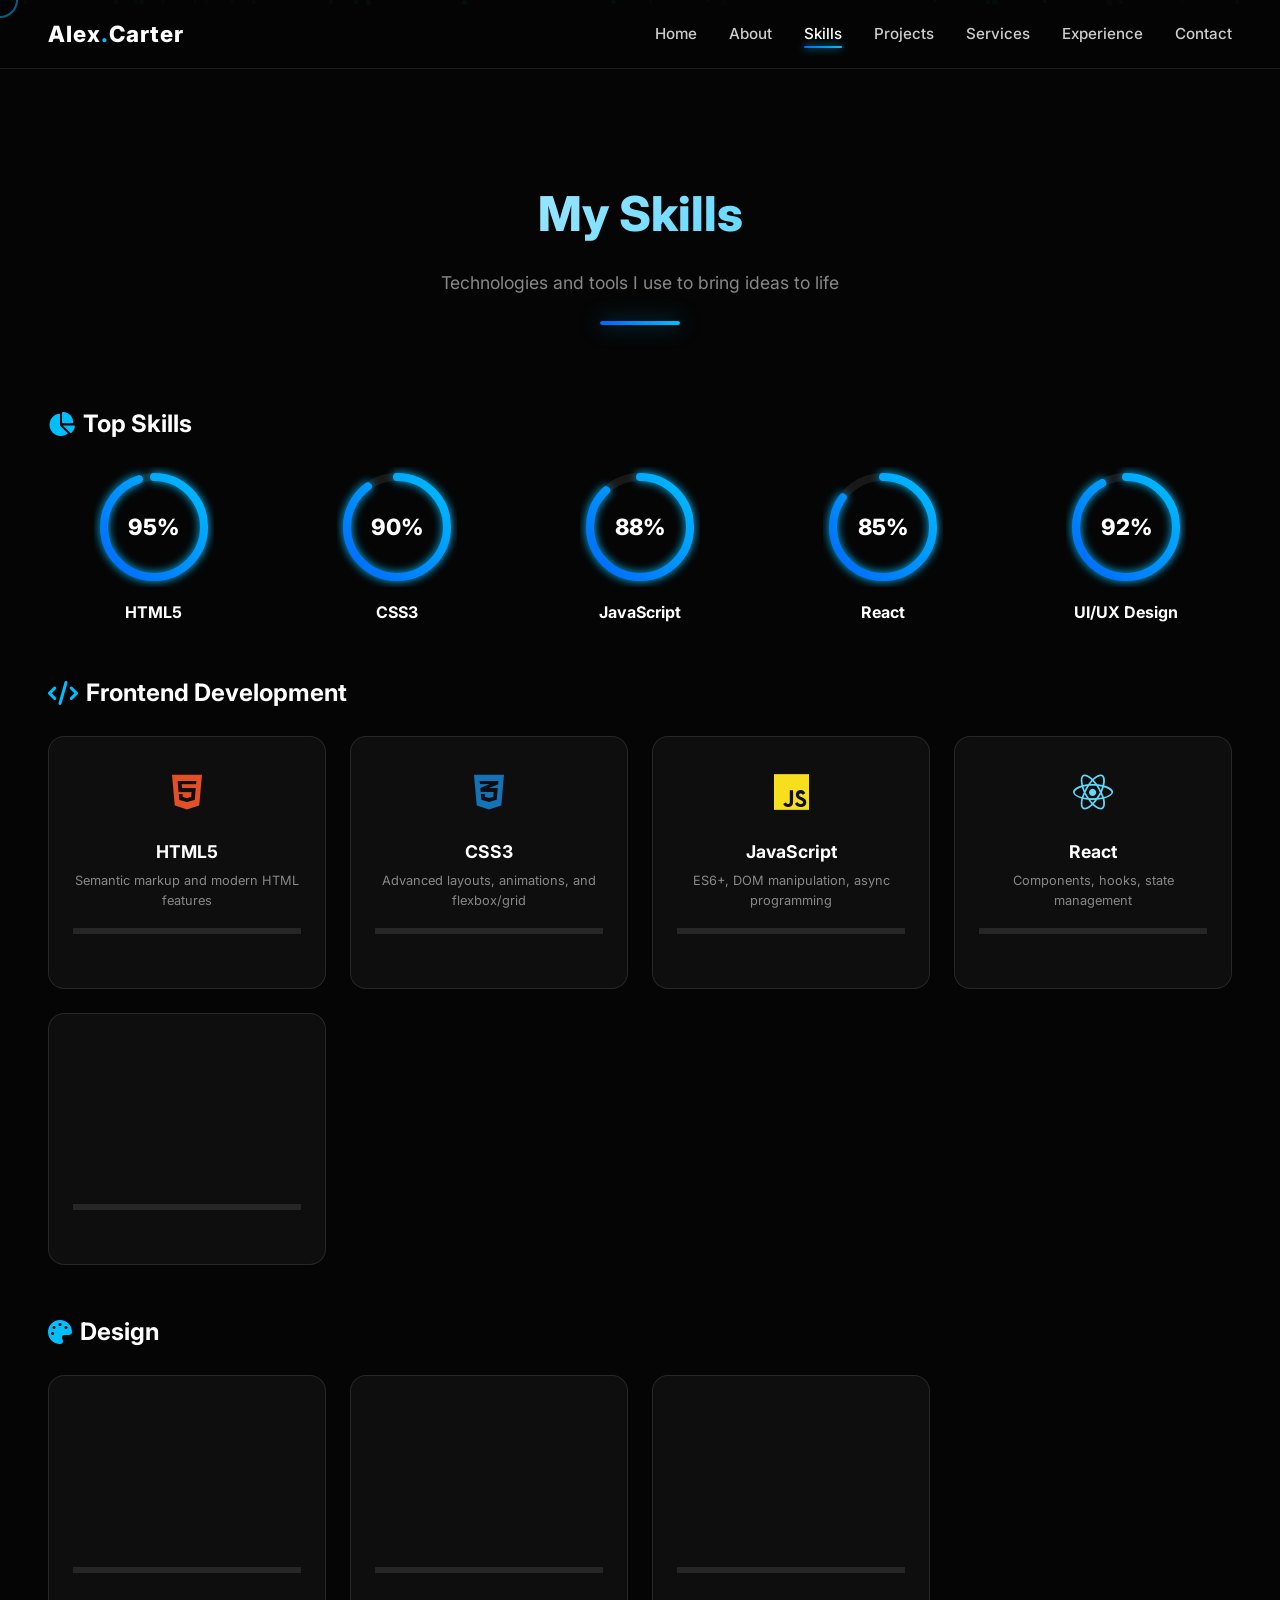
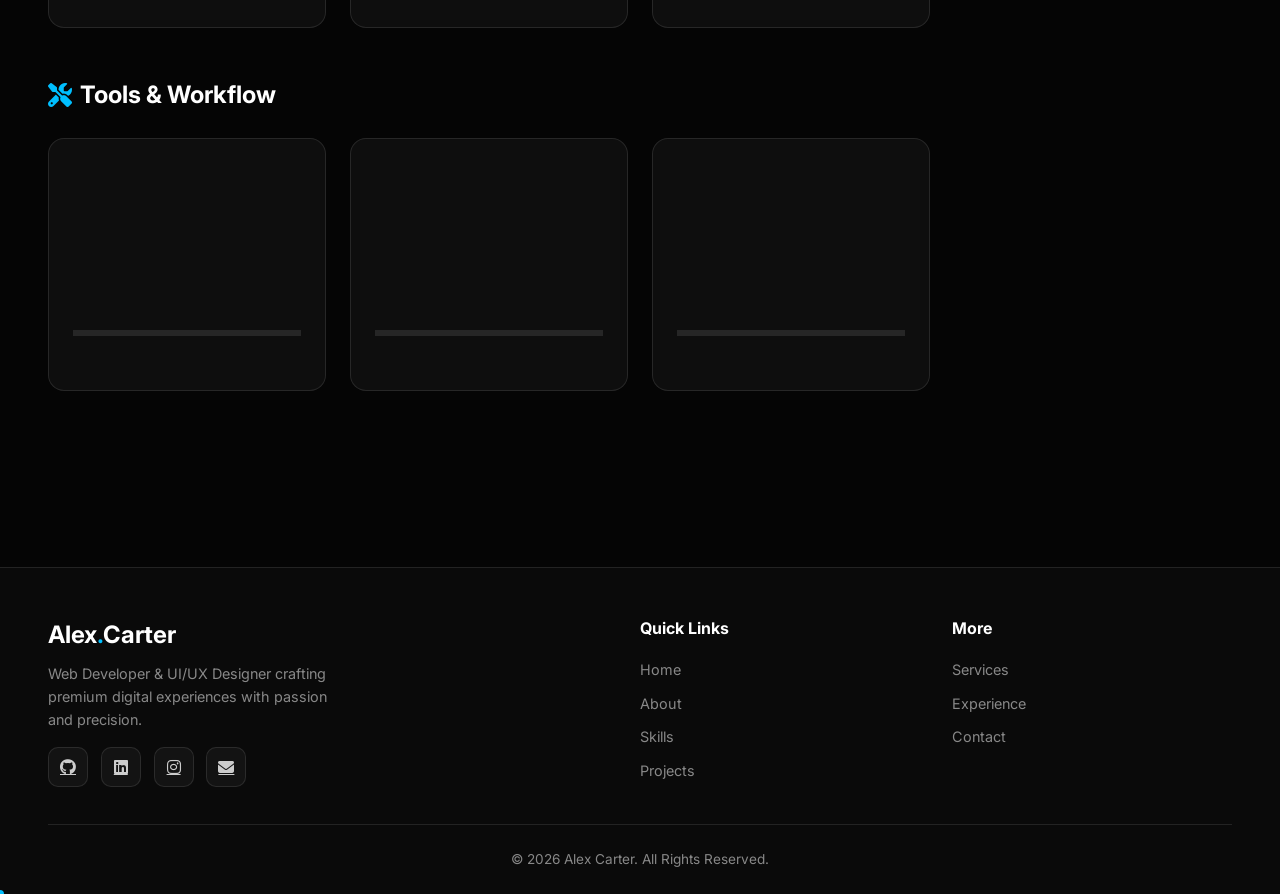
<file: skills.html>
<!DOCTYPE html>
<html lang="en">
<head>
  <meta charset="UTF-8" />
  <meta name="viewport" content="width=device-width, initial-scale=1.0" />
  <title>Skills | Alex Carter</title>
  <link rel="preconnect" href="https://fonts.googleapis.com" />
  <link rel="preconnect" href="https://fonts.gstatic.com" crossorigin />
  <link href="https://fonts.googleapis.com/css2?family=Inter:wght@400;500;600;700;800&display=swap" rel="stylesheet" />
  <link rel="stylesheet" href="https://cdnjs.cloudflare.com/ajax/libs/font-awesome/6.5.1/css/all.min.css" />
  <link rel="stylesheet" href="css/style.css" />
</head>
<body id="skills">

  <!-- ===== LOADING SCREEN ===== -->
  <div class="loading-screen">
    <div class="loading-spinner"></div>
    <div class="loading-text">Loading</div>
  </div>

  <!-- ===== SCROLL PROGRESS ===== -->
  <div class="scroll-progress"></div>

  <!-- ===== PARTICLES BACKGROUND ===== -->
  <div class="particles-bg"></div>

  <!-- ===== NAVBAR ===== -->
  <nav class="navbar">
    <a href="index.html" class="nav-logo">Alex<span>.</span>Carter</a>
    <ul class="nav-links">
      <li><a href="index.html">Home</a></li>
      <li><a href="about.html">About</a></li>
      <li><a href="skills.html" class="active">Skills</a></li>
      <li><a href="projects.html">Projects</a></li>
      <li><a href="services.html">Services</a></li>
      <li><a href="experience.html">Experience</a></li>
      <li><a href="contact.html">Contact</a></li>
    </ul>
    <button class="hamburger" aria-label="Menu">
      <span></span><span></span><span></span>
    </button>
  </nav>

  <!-- ===== PAGE WRAPPER ===== -->
  <div class="page-wrapper">

    <!-- ===== PAGE HEADER ===== -->
    <div class="page-header">
      <h1>My Skills</h1>
      <p>Technologies and tools I use to bring ideas to life</p>
      <div class="header-line"></div>
    </div>

    <!-- ===== SKILLS SECTION ===== -->
    <section class="skills-section">

      <!-- Circular Progress (Top Skills) -->
      <div class="skill-category">
        <h3><i class="fas fa-chart-pie"></i> Top Skills</h3>

        <!-- SVG gradient definition for circular progress -->
        <svg width="0" height="0" style="position:absolute;">
          <defs>
            <linearGradient id="gradBlue" x1="0%" y1="0%" x2="100%" y2="100%">
              <stop offset="0%" stop-color="#0066FF" />
              <stop offset="100%" stop-color="#00BFFF" />
            </linearGradient>
          </defs>
        </svg>

        <div class="circular-skills">
          <div class="circular-skill reveal" data-tilt>
            <div class="circular-progress">
              <svg width="120" height="120">
                <circle class="bg-ring" cx="60" cy="60" r="50" />
                <circle class="fg-ring" cx="60" cy="60" r="50" data-percent="95" />
              </svg>
              <div class="percent">0%</div>
            </div>
            <h4>HTML5</h4>
          </div>
          <div class="circular-skill reveal reveal-delay-1" data-tilt>
            <div class="circular-progress">
              <svg width="120" height="120">
                <circle class="bg-ring" cx="60" cy="60" r="50" />
                <circle class="fg-ring" cx="60" cy="60" r="50" data-percent="90" />
              </svg>
              <div class="percent">0%</div>
            </div>
            <h4>CSS3</h4>
          </div>
          <div class="circular-skill reveal reveal-delay-2" data-tilt>
            <div class="circular-progress">
              <svg width="120" height="120">
                <circle class="bg-ring" cx="60" cy="60" r="50" />
                <circle class="fg-ring" cx="60" cy="60" r="50" data-percent="88" />
              </svg>
              <div class="percent">0%</div>
            </div>
            <h4>JavaScript</h4>
          </div>
          <div class="circular-skill reveal reveal-delay-3" data-tilt>
            <div class="circular-progress">
              <svg width="120" height="120">
                <circle class="bg-ring" cx="60" cy="60" r="50" />
                <circle class="fg-ring" cx="60" cy="60" r="50" data-percent="85" />
              </svg>
              <div class="percent">0%</div>
            </div>
            <h4>React</h4>
          </div>
          <div class="circular-skill reveal reveal-delay-4" data-tilt>
            <div class="circular-progress">
              <svg width="120" height="120">
                <circle class="bg-ring" cx="60" cy="60" r="50" />
                <circle class="fg-ring" cx="60" cy="60" r="50" data-percent="92" />
              </svg>
              <div class="percent">0%</div>
            </div>
            <h4>UI/UX Design</h4>
          </div>
        </div>
      </div>

      <!-- Frontend Skills -->
      <div class="skill-category">
        <h3><i class="fas fa-code"></i> Frontend Development</h3>
        <div class="skills-grid">
          <div class="skill-card reveal" data-tilt>
            <div class="skill-icon"><i class="fab fa-html5" style="color:#e34f26;"></i></div>
            <h4>HTML5</h4>
            <p>Semantic markup and modern HTML features</p>
            <div class="progress-bar"><div class="progress-fill" data-value="95"></div></div>
            <div class="progress-value">95%</div>
          </div>
          <div class="skill-card reveal reveal-delay-1" data-tilt>
            <div class="skill-icon"><i class="fab fa-css3-alt" style="color:#1572b6;"></i></div>
            <h4>CSS3</h4>
            <p>Advanced layouts, animations, and flexbox/grid</p>
            <div class="progress-bar"><div class="progress-fill" data-value="90"></div></div>
            <div class="progress-value">90%</div>
          </div>
          <div class="skill-card reveal reveal-delay-2" data-tilt>
            <div class="skill-icon"><i class="fab fa-js" style="color:#f7df1e;"></i></div>
            <h4>JavaScript</h4>
            <p>ES6+, DOM manipulation, async programming</p>
            <div class="progress-bar"><div class="progress-fill" data-value="88"></div></div>
            <div class="progress-value">88%</div>
          </div>
          <div class="skill-card reveal reveal-delay-3" data-tilt>
            <div class="skill-icon"><i class="fab fa-react" style="color:#61dafb;"></i></div>
            <h4>React</h4>
            <p>Components, hooks, state management</p>
            <div class="progress-bar"><div class="progress-fill" data-value="85"></div></div>
            <div class="progress-value">85%</div>
          </div>
          <div class="skill-card reveal reveal-delay-4" data-tilt>
            <div class="skill-icon"><i class="fab fa-bootstrap" style="color:#7952b3;"></i></div>
            <h4>Bootstrap</h4>
            <p>Rapid responsive development framework</p>
            <div class="progress-bar"><div class="progress-fill" data-value="82"></div></div>
            <div class="progress-value">82%</div>
          </div>
        </div>
      </div>

      <!-- Design Skills -->
      <div class="skill-category">
        <h3><i class="fas fa-palette"></i> Design</h3>
        <div class="skills-grid">
          <div class="skill-card reveal" data-tilt>
            <div class="skill-icon"><i class="fas fa-pencil-ruler" style="color:#00BFFF;"></i></div>
            <h4>UI/UX Design</h4>
            <p>User-centered design thinking and wireframing</p>
            <div class="progress-bar"><div class="progress-fill" data-value="92"></div></div>
            <div class="progress-value">92%</div>
          </div>
          <div class="skill-card reveal reveal-delay-1" data-tilt>
            <div class="skill-icon"><i class="fab fa-figma" style="color:#a259ff;"></i></div>
            <h4>Figma</h4>
            <p>Prototyping, design systems, and collaboration</p>
            <div class="progress-bar"><div class="progress-fill" data-value="88"></div></div>
            <div class="progress-value">88%</div>
          </div>
          <div class="skill-card reveal reveal-delay-2" data-tilt>
            <div class="skill-icon"><i class="fas fa-mobile-alt" style="color:#00BFFF;"></i></div>
            <h4>Responsive Design</h4>
            <p>Mobile-first approach and breakpoint strategy</p>
            <div class="progress-bar"><div class="progress-fill" data-value="90"></div></div>
            <div class="progress-value">90%</div>
          </div>
        </div>
      </div>

      <!-- Tools -->
      <div class="skill-category">
        <h3><i class="fas fa-tools"></i> Tools & Workflow</h3>
        <div class="skills-grid">
          <div class="skill-card reveal" data-tilt>
            <div class="skill-icon"><i class="fab fa-git-alt" style="color:#f05032;"></i></div>
            <h4>Git</h4>
            <p>Version control and branching strategies</p>
            <div class="progress-bar"><div class="progress-fill" data-value="85"></div></div>
            <div class="progress-value">85%</div>
          </div>
          <div class="skill-card reveal reveal-delay-1" data-tilt>
            <div class="skill-icon"><i class="fab fa-github" style="color:#ffffff;"></i></div>
            <h4>GitHub</h4>
            <p>Collaboration, PRs, and CI/CD workflows</p>
            <div class="progress-bar"><div class="progress-fill" data-value="87"></div></div>
            <div class="progress-value">87%</div>
          </div>
          <div class="skill-card reveal reveal-delay-2" data-tilt>
            <div class="skill-icon"><i class="fas fa-code" style="color:#00BFFF;"></i></div>
            <h4>VS Code</h4>
            <p>Primary IDE with custom extensions and shortcuts</p>
            <div class="progress-bar"><div class="progress-fill" data-value="95"></div></div>
            <div class="progress-value">95%</div>
          </div>
        </div>
      </div>

    </section>

  </div><!-- /page-wrapper -->

  <!-- ===== FOOTER ===== -->
  <footer class="footer">
    <div class="footer-content">
      <div class="footer-brand">
        <h3>Alex<span>.</span>Carter</h3>
        <p>Web Developer & UI/UX Designer crafting premium digital experiences with passion and precision.</p>
        <div class="footer-social">
          <a href="https://github.com" target="_blank"><i class="fab fa-github"></i></a>
          <a href="https://linkedin.com" target="_blank"><i class="fab fa-linkedin"></i></a>
          <a href="https://instagram.com" target="_blank"><i class="fab fa-instagram"></i></a>
          <a href="mailto:hello@alexcarter.com"><i class="fas fa-envelope"></i></a>
        </div>
      </div>
      <div class="footer-col">
        <h4>Quick Links</h4>
        <ul>
          <li><a href="index.html">Home</a></li>
          <li><a href="about.html">About</a></li>
          <li><a href="skills.html">Skills</a></li>
          <li><a href="projects.html">Projects</a></li>
        </ul>
      </div>
      <div class="footer-col">
        <h4>More</h4>
        <ul>
          <li><a href="services.html">Services</a></li>
          <li><a href="experience.html">Experience</a></li>
          <li><a href="contact.html">Contact</a></li>
        </ul>
      </div>
    </div>
    <div class="footer-bottom">
      &copy; 2026 Alex Carter. All Rights Reserved.
    </div>
  </footer>

  <!-- ===== BACK TO TOP ===== -->
  <button class="back-to-top" aria-label="Back to top">
    <i class="fas fa-arrow-up"></i>
  </button>

  <script src="js/script.js"></script>
</body>
</html>
</file>
<file: css/style.css>
/* ============================================
   PORTFOLIO STYLESHEET
   Futuristic Premium Developer Portfolio
   Color Theme: Black + Electric Blue + Neon Yellow
   ============================================ */

/* ===== CSS VARIABLES ===== */
:root {
  --bg-dark: #050505;
  --bg-darker: #0A0A0A;
  --bg-card: #111118;
  --primary: #0066FF;
  --neon: #00BFFF;
  --white: #FFFFFF;
  --accent: #FFD600;
  --gray: #888888;
  --gray-light: #cccccc;
  --border: rgba(0, 102, 255, 0.3);
  --glass: rgba(255, 255, 255, 0.04);
  --glass-border: rgba(255, 255, 255, 0.1);
  --glow: 0 0 20px rgba(0, 191, 255, 0.5);
  --glow-strong: 0 0 40px rgba(0, 191, 255, 0.6);
  --font: 'Inter', system-ui, -apple-system, sans-serif;
}

/* ===== RESET ===== */
* { margin: 0; padding: 0; box-sizing: border-box; }

html { scroll-behavior: smooth; }

body {
  font-family: var(--font);
  background: var(--bg-dark);
  color: var(--white);
  overflow-x: hidden;
  line-height: 1.6;
  cursor: none;
}

/* ===== SCROLLBAR ===== */
::-webkit-scrollbar { width: 8px; }
::-webkit-scrollbar-track { background: var(--bg-darker); }
::-webkit-scrollbar-thumb { background: var(--primary); border-radius: 4px; }
::-webkit-scrollbar-thumb:hover { background: var(--neon); }

/* ===== LOADING SCREEN ===== */
.loading-screen {
  position: fixed;
  inset: 0;
  background: var(--bg-dark);
  z-index: 99999;
  display: flex;
  align-items: center;
  justify-content: center;
  flex-direction: column;
  gap: 2rem;
  transition: opacity 0.5s ease, visibility 0.5s ease;
}
.loading-screen.hidden {
  opacity: 0;
  visibility: hidden;
}
.loading-spinner {
  width: 60px;
  height: 60px;
  border: 3px solid rgba(0, 102, 255, 0.2);
  border-top-color: var(--neon);
  border-radius: 50%;
  animation: spin 0.8s linear infinite;
}
.loading-text {
  font-size: 1.2rem;
  letter-spacing: 0.3em;
  color: var(--neon);
  text-transform: uppercase;
}
@keyframes spin { to { transform: rotate(360deg); } }

/* ===== CUSTOM CURSOR ===== */
.cursor-dot {
  position: fixed;
  width: 8px; height: 8px;
  background: var(--neon);
  border-radius: 50%;
  pointer-events: none;
  z-index: 99998;
  transform: translate(-50%, -50%);
  transition: width 0.2s, height 0.2s;
}
.cursor-ring {
  position: fixed;
  width: 36px; height: 36px;
  border: 2px solid rgba(0, 191, 255, 0.5);
  border-radius: 50%;
  pointer-events: none;
  z-index: 99997;
  transform: translate(-50%, -50%);
  transition: width 0.3s, height 0.3s, border-color 0.3s;
}
.cursor-ring.grow {
  width: 60px; height: 60px;
  border-color: var(--accent);
}

/* ===== SCROLL PROGRESS BAR ===== */
.scroll-progress {
  position: fixed;
  top: 0; left: 0;
  height: 3px;
  width: 0%;
  background: linear-gradient(90deg, var(--primary), var(--neon), var(--accent));
  z-index: 9999;
  box-shadow: 0 0 10px var(--neon);
}

/* ===== PARTICLES BACKGROUND ===== */
.particles-bg {
  position: fixed;
  inset: 0;
  z-index: 0;
  pointer-events: none;
}
.particle {
  position: absolute;
  width: 4px; height: 4px;
  background: var(--neon);
  border-radius: 50%;
  opacity: 0.5;
  animation: floatParticle linear infinite;
}
@keyframes floatParticle {
  0% { transform: translateY(100vh) scale(0); opacity: 0; }
  10% { opacity: 0.5; }
  90% { opacity: 0.5; }
  100% { transform: translateY(-10vh) scale(1); opacity: 0; }
}

/* ===== NAVBAR ===== */
.navbar {
  position: fixed;
  top: 0; left: 0; right: 0;
  z-index: 1000;
  padding: 1rem 3rem;
  display: flex;
  align-items: center;
  justify-content: space-between;
  background: rgba(5, 5, 5, 0.7);
  backdrop-filter: blur(20px);
  -webkit-backdrop-filter: blur(20px);
  border-bottom: 1px solid var(--glass-border);
  transition: padding 0.3s ease, background 0.3s ease;
}
.navbar.scrolled {
  padding: 0.6rem 3rem;
  background: rgba(5, 5, 5, 0.9);
}
.nav-logo {
  font-size: 1.4rem;
  font-weight: 800;
  color: var(--white);
  text-decoration: none;
  letter-spacing: 0.05em;
}
.nav-logo span { color: var(--neon); }
.nav-links {
  display: flex;
  gap: 2rem;
  list-style: none;
  align-items: center;
}
.nav-links a {
  color: var(--gray-light);
  text-decoration: none;
  font-size: 0.95rem;
  font-weight: 500;
  position: relative;
  padding: 0.3rem 0;
  transition: color 0.3s ease;
}
.nav-links a::after {
  content: '';
  position: absolute;
  bottom: 0; left: 0;
  width: 0; height: 2px;
  background: linear-gradient(90deg, var(--primary), var(--neon));
  border-radius: 2px;
  transition: width 0.3s ease;
  box-shadow: 0 0 8px var(--neon);
}
.nav-links a:hover,
.nav-links a.active {
  color: var(--white);
}
.nav-links a:hover::after,
.nav-links a.active::after {
  width: 100%;
}

/* Hamburger */
.hamburger {
  display: none;
  flex-direction: column;
  gap: 5px;
  background: none;
  border: none;
  cursor: pointer;
  z-index: 1001;
}
.hamburger span {
  width: 28px; height: 3px;
  background: var(--neon);
  border-radius: 2px;
  transition: all 0.3s ease;
}
.hamburger.open span:nth-child(1) { transform: rotate(45deg) translate(6px, 6px); }
.hamburger.open span:nth-child(2) { opacity: 0; }
.hamburger.open span:nth-child(3) { transform: rotate(-45deg) translate(6px, -6px); }

/* ===== PAGE WRAPPER ===== */
.page-wrapper {
  position: relative;
  z-index: 1;
  padding-top: 80px;
}
.page-wrapper.fade-in {
  animation: fadeInPage 0.6s ease;
}
@keyframes fadeInPage {
  from { opacity: 0; transform: translateY(20px); }
  to { opacity: 1; transform: translateY(0); }
}

/* ===== PAGE HEADER (for subpages) ===== */
.page-header {
  text-align: center;
  padding: 6rem 2rem 3rem;
  position: relative;
}
.page-header h1 {
  font-size: 3rem;
  font-weight: 800;
  background: linear-gradient(135deg, var(--white), var(--neon));
  -webkit-background-clip: text;
  background-clip: text;
  -webkit-text-fill-color: transparent;
  margin-bottom: 1rem;
}
.page-header p {
  color: var(--gray);
  font-size: 1.1rem;
  max-width: 600px;
  margin: 0 auto;
}
.page-header .header-line {
  width: 80px; height: 4px;
  background: linear-gradient(90deg, var(--primary), var(--neon));
  border-radius: 2px;
  margin: 1.5rem auto 0;
  box-shadow: var(--glow);
}

/* ===== BUTTONS ===== */
.btn {
  display: inline-flex;
  align-items: center;
  gap: 0.5rem;
  padding: 0.85rem 2rem;
  border-radius: 50px;
  font-size: 0.95rem;
  font-weight: 600;
  text-decoration: none;
  border: none;
  cursor: pointer;
  transition: all 0.3s ease;
  font-family: var(--font);
}
.btn-primary {
  background: linear-gradient(135deg, var(--primary), var(--neon));
  color: var(--white);
  box-shadow: 0 4px 20px rgba(0, 102, 255, 0.4);
}
.btn-primary:hover {
  transform: translateY(-3px);
  box-shadow: 0 8px 30px rgba(0, 191, 255, 0.6);
}
.btn-outline {
  background: transparent;
  color: var(--white);
  border: 2px solid var(--primary);
}
.btn-outline:hover {
  background: rgba(0, 102, 255, 0.1);
  border-color: var(--neon);
  box-shadow: var(--glow);
  transform: translateY(-3px);
}

/* ===== HERO SECTION (Home) ===== */
.hero {
  min-height: 100vh;
  display: flex;
  align-items: center;
  justify-content: center;
  padding: 2rem 3rem;
  position: relative;
  overflow: hidden;
}
.hero-bg-glow {
  position: absolute;
  width: 600px; height: 600px;
  border-radius: 50%;
  background: radial-gradient(circle, rgba(0, 102, 255, 0.15), transparent 70%);
  top: 20%; right: 10%;
  filter: blur(40px);
  animation: pulseGlow 6s ease-in-out infinite;
}
.hero-bg-glow.two {
  background: radial-gradient(circle, rgba(0, 191, 255, 0.1), transparent 70%);
  bottom: 10%; left: 5%;
  top: auto; right: auto;
}
@keyframes pulseGlow {
  0%, 100% { transform: scale(1); opacity: 0.5; }
  50% { transform: scale(1.2); opacity: 0.8; }
}
.hero-content {
  display: grid;
  grid-template-columns: 1fr 1fr;
  gap: 4rem;
  max-width: 1300px;
  width: 100%;
  align-items: center;
}
.hero-text { z-index: 2; }
.hero-badge {
  display: inline-flex;
  align-items: center;
  gap: 0.5rem;
  background: rgba(0, 191, 255, 0.1);
  border: 1px solid rgba(0, 191, 255, 0.3);
  color: var(--neon);
  padding: 0.4rem 1.2rem;
  border-radius: 50px;
  font-size: 0.85rem;
  font-weight: 600;
  margin-bottom: 1.5rem;
}
.hero-badge .dot {
  width: 8px; height: 8px;
  background: var(--neon);
  border-radius: 50%;
  animation: blink 1.5s ease infinite;
}
@keyframes blink { 0%, 100% { opacity: 1; } 50% { opacity: 0.3; } }
.hero h1 {
  font-size: 3.5rem;
  font-weight: 800;
  line-height: 1.1;
  margin-bottom: 0.5rem;
}
.hero h1 .name {
  background: linear-gradient(135deg, var(--primary), var(--neon));
  -webkit-background-clip: text;
  background-clip: text;
  -webkit-text-fill-color: transparent;
}
.hero .title {
  font-size: 2rem;
  font-weight: 700;
  color: var(--white);
  margin-bottom: 1rem;
}
.hero .title .typer {
  color: var(--neon);
}
.hero-intro {
  color: var(--gray-light);
  font-size: 1.1rem;
  margin-bottom: 2rem;
  max-width: 500px;
}
.hero-buttons {
  display: flex;
  gap: 1rem;
  flex-wrap: wrap;
}

/* 3D Visual */
.hero-visual {
  display: flex;
  align-items: center;
  justify-content: center;
  position: relative;
  perspective: 1000px;
}
.hero-orb {
  width: 350px; height: 350px;
  border-radius: 50%;
  background: radial-gradient(circle at 35% 35%, rgba(0, 191, 255, 0.6), rgba(0, 102, 255, 0.3), transparent 70%);
  box-shadow: 0 0 80px rgba(0, 102, 255, 0.5), inset 0 0 60px rgba(0, 191, 255, 0.3);
  animation: floatOrb 5s ease-in-out infinite;
  position: relative;
}
.hero-orb::before {
  content: '';
  position: absolute;
  inset: -20px;
  border: 2px solid rgba(0, 191, 255, 0.3);
  border-radius: 50%;
  animation: rotateRing 10s linear infinite;
}
.hero-orb::after {
  content: '';
  position: absolute;
  inset: -50px;
  border: 1px solid rgba(0, 102, 255, 0.2);
  border-radius: 50%;
  border-top-color: var(--neon);
  animation: rotateRing 8s linear infinite reverse;
}
@keyframes floatOrb {
  0%, 100% { transform: translateY(0) rotate(0deg); }
  50% { transform: translateY(-30px) rotate(180deg); }
}
@keyframes rotateRing { to { transform: rotate(360deg); } }

/* Floating code tags around orb */
.float-tag {
  position: absolute;
  background: rgba(5, 5, 5, 0.8);
  border: 1px solid var(--border);
  border-radius: 8px;
  padding: 0.5rem 1rem;
  font-size: 0.85rem;
  font-weight: 600;
  color: var(--neon);
  backdrop-filter: blur(10px);
  box-shadow: 0 0 15px rgba(0, 102, 255, 0.3);
  animation: floatTag 4s ease-in-out infinite;
}
.float-tag.t1 { top: 5%; right: 0; animation-delay: 0s; }
.float-tag.t2 { bottom: 10%; left: -10px; animation-delay: 1s; }
.float-tag.t3 { top: 45%; right: -20px; animation-delay: 2s; }
@keyframes floatTag {
  0%, 100% { transform: translateY(0); }
  50% { transform: translateY(-15px); }
}

/* ===== HOME PREVIEW SECTION ===== */
.preview-section {
  padding: 4rem 3rem;
  max-width: 1300px;
  margin: 0 auto;
}
.section-title {
  font-size: 2rem;
  font-weight: 800;
  margin-bottom: 0.5rem;
  text-align: center;
}
.section-title span { color: var(--neon); }
.section-subtitle {
  text-align: center;
  color: var(--gray);
  margin-bottom: 3rem;
}
.preview-grid {
  display: grid;
  grid-template-columns: 1fr 1fr 1fr 1fr;
  gap: 1.5rem;
  margin-bottom: 3rem;
}
.stat-card {
  background: var(--glass);
  border: 1px solid var(--glass-border);
  border-radius: 16px;
  padding: 2rem;
  text-align: center;
  backdrop-filter: blur(10px);
  transition: all 0.3s ease;
}
.stat-card:hover {
  border-color: var(--neon);
  transform: translateY(-5px);
  box-shadow: var(--glow);
}
.stat-number {
  font-size: 2.8rem;
  font-weight: 800;
  background: linear-gradient(135deg, var(--neon), var(--primary));
  -webkit-background-clip: text;
  background-clip: text;
  -webkit-text-fill-color: transparent;
}
.stat-label {
  color: var(--gray);
  font-size: 0.9rem;
  margin-top: 0.5rem;
}
.preview-row {
  display: grid;
  grid-template-columns: 1fr 1fr 1fr;
  gap: 2rem;
}
.preview-card {
  background: var(--glass);
  border: 1px solid var(--glass-border);
  border-radius: 16px;
  padding: 2rem;
  backdrop-filter: blur(10px);
  transition: all 0.3s ease;
}
.preview-card:hover {
  border-color: var(--primary);
  transform: translateY(-5px);
}
.preview-card h3 {
  font-size: 1.3rem;
  margin-bottom: 1rem;
  color: var(--white);
}
.preview-card h3 i { color: var(--neon); margin-right: 0.5rem; }
.preview-card p { color: var(--gray-light); font-size: 0.95rem; }
.skill-tags {
  display: flex;
  flex-wrap: wrap;
  gap: 0.5rem;
  margin-top: 1rem;
}
.skill-tags span {
  background: rgba(0, 102, 255, 0.1);
  border: 1px solid var(--border);
  color: var(--neon);
  padding: 0.3rem 0.8rem;
  border-radius: 50px;
  font-size: 0.8rem;
}
.center-btn {
  text-align: center;
  margin-top: 3rem;
}

/* ===== GLASS CARD (generic) ===== */
.glass-card {
  background: var(--glass);
  border: 1px solid var(--glass-border);
  border-radius: 16px;
  backdrop-filter: blur(10px);
  transition: all 0.3s ease;
}

/* ===== ABOUT PAGE ===== */
.about-section {
  padding: 2rem 3rem 4rem;
  max-width: 1300px;
  margin: 0 auto;
}
.about-grid {
  display: grid;
  grid-template-columns: 1fr 1.5fr;
  gap: 3rem;
  align-items: start;
}
.about-image {
  position: relative;
}
.about-image img {
  width: 100%;
  border-radius: 16px;
  filter: grayscale(20%) contrast(1.1);
}
.about-image .glow-frame {
  position: absolute;
  inset: -3px;
  border-radius: 16px;
  background: linear-gradient(135deg, var(--primary), var(--neon), var(--accent));
  z-index: -1;
  opacity: 0.6;
  animation: borderGlow 3s ease-in-out infinite;
}
@keyframes borderGlow {
  0%, 100% { opacity: 0.4; }
  50% { opacity: 0.8; }
}
.about-image .img-badge {
  position: absolute;
  bottom: 20px; left: 20px;
  background: rgba(5, 5, 5, 0.85);
  border: 1px solid var(--border);
  border-radius: 12px;
  padding: 0.8rem 1.5rem;
  backdrop-filter: blur(10px);
}
.img-badge .badge-num {
  font-size: 1.8rem; font-weight: 800; color: var(--neon);
}
.img-badge .badge-text { font-size: 0.8rem; color: var(--gray); }
.about-content h2 {
  font-size: 2rem;
  margin-bottom: 1rem;
}
.about-content h2 span { color: var(--neon); }
.about-content p {
  color: var(--gray-light);
  margin-bottom: 1rem;
}
.about-info-cards {
  display: grid;
  grid-template-columns: 1fr 1fr;
  gap: 1rem;
  margin: 2rem 0;
}
.info-card {
  background: var(--glass);
  border: 1px solid var(--glass-border);
  border-radius: 12px;
  padding: 1.5rem;
  text-align: center;
  transition: all 0.3s ease;
}
.info-card:hover {
  border-color: var(--neon);
  transform: translateY(-5px);
}
.info-card i {
  font-size: 2rem;
  color: var(--neon);
  margin-bottom: 0.5rem;
}
.info-card h4 { font-size: 1.1rem; margin-bottom: 0.3rem; }
.info-card p { color: var(--gray); font-size: 0.85rem; margin: 0; }

/* About stats */
.about-stats {
  display: grid;
  grid-template-columns: repeat(4, 1fr);
  gap: 1.5rem;
  margin-top: 3rem;
}

/* Timeline */
.timeline-section {
  padding: 2rem 3rem 4rem;
  max-width: 900px;
  margin: 0 auto;
}
.timeline {
  position: relative;
  padding-left: 2rem;
}
.timeline::before {
  content: '';
  position: absolute;
  left: 0; top: 0; bottom: 0;
  width: 2px;
  background: linear-gradient(to bottom, var(--primary), var(--neon), transparent);
  box-shadow: 0 0 10px var(--neon);
}
.timeline-item {
  position: relative;
  margin-bottom: 2.5rem;
  padding-left: 2rem;
}
.timeline-item::before {
  content: '';
  position: absolute;
  left: -2rem; top: 5px;
  width: 14px; height: 14px;
  border-radius: 50%;
  background: var(--neon);
  box-shadow: 0 0 15px var(--neon);
  border: 3px solid var(--bg-dark);
}
.timeline-date {
  color: var(--accent);
  font-size: 0.85rem;
  font-weight: 600;
  margin-bottom: 0.3rem;
}
.timeline-item h3 {
  font-size: 1.2rem;
  margin-bottom: 0.3rem;
}
.timeline-item .org { color: var(--neon); font-size: 0.9rem; margin-bottom: 0.5rem; }
.timeline-item p { color: var(--gray-light); font-size: 0.9rem; }

/* ===== SKILLS PAGE ===== */
.skills-section {
  padding: 2rem 3rem 4rem;
  max-width: 1300px;
  margin: 0 auto;
}
.skill-category {
  margin-bottom: 3rem;
}
.skill-category h3 {
  font-size: 1.5rem;
  margin-bottom: 1.5rem;
  display: flex;
  align-items: center;
  gap: 0.5rem;
}
.skill-category h3 i { color: var(--neon); }
.skills-grid {
  display: grid;
  grid-template-columns: repeat(auto-fill, minmax(220px, 1fr));
  gap: 1.5rem;
}
.skill-card {
  background: var(--glass);
  border: 1px solid var(--glass-border);
  border-radius: 16px;
  padding: 1.5rem;
  text-align: center;
  transition: all 0.3s ease;
  transform-style: preserve-3d;
}
.skill-card:hover {
  border-color: var(--neon);
  box-shadow: var(--glow);
}
.skill-icon {
  font-size: 2.5rem;
  margin-bottom: 0.8rem;
}
.skill-card h4 { font-size: 1.1rem; margin-bottom: 0.3rem; }
.skill-card p { color: var(--gray); font-size: 0.8rem; margin-bottom: 1rem; }

/* Progress bar */
.progress-bar {
  width: 100%;
  height: 6px;
  background: rgba(255, 255, 255, 0.1);
  border-radius: 3px;
  overflow: hidden;
  margin-bottom: 0.5rem;
}
.progress-fill {
  height: 100%;
  background: linear-gradient(90deg, var(--primary), var(--neon));
  border-radius: 3px;
  width: 0%;
  transition: width 1.5s ease;
}
.progress-value {
  font-size: 0.85rem;
  color: var(--neon);
  font-weight: 600;
}

/* Circular progress */
.circular-skills {
  display: grid;
  grid-template-columns: repeat(auto-fill, minmax(180px, 1fr));
  gap: 2rem;
  margin-bottom: 2rem;
}
.circular-skill {
  text-align: center;
}
.circular-progress {
  position: relative;
  width: 120px; height: 120px;
  margin: 0 auto 0.8rem;
}
.circular-progress svg {
  transform: rotate(-90deg);
}
.circular-progress circle {
  fill: none;
  stroke-width: 8;
  stroke-linecap: round;
}
.circular-progress .bg-ring {
  stroke: rgba(255, 255, 255, 0.08);
}
.circular-progress .fg-ring {
  stroke: url(#gradBlue);
  stroke-dasharray: 314;
  stroke-dashoffset: 314;
  transition: stroke-dashoffset 1.5s ease;
  filter: drop-shadow(0 0 5px var(--neon));
}
.circular-progress .percent {
  position: absolute;
  inset: 0;
  display: flex;
  align-items: center;
  justify-content: center;
  font-size: 1.4rem;
  font-weight: 800;
  color: var(--white);
}
.circular-skill h4 { font-size: 1rem; }

/* ===== PROJECTS PAGE ===== */
.projects-section {
  padding: 2rem 3rem 4rem;
  max-width: 1300px;
  margin: 0 auto;
}
/* Featured project */
.featured-project {
  display: grid;
  grid-template-columns: 1fr 1fr;
  gap: 3rem;
  align-items: center;
  margin-bottom: 4rem;
  background: var(--glass);
  border: 1px solid var(--glass-border);
  border-radius: 20px;
  padding: 2.5rem;
  backdrop-filter: blur(10px);
}
.featured-project .featured-img {
  border-radius: 12px;
  overflow: hidden;
  position: relative;
}
.featured-project .featured-img img {
  width: 100%;
  display: block;
  transition: transform 0.5s ease;
}
.featured-project:hover .featured-img img {
  transform: scale(1.05);
}
.featured-badge {
  display: inline-block;
  background: linear-gradient(135deg, var(--accent), #ffaa00);
  color: var(--bg-dark);
  padding: 0.3rem 1rem;
  border-radius: 50px;
  font-size: 0.75rem;
  font-weight: 700;
  margin-bottom: 1rem;
  text-transform: uppercase;
  letter-spacing: 0.05em;
}
.featured-project h2 {
  font-size: 2rem;
  margin-bottom: 1rem;
}
.featured-project p {
  color: var(--gray-light);
  margin-bottom: 1.5rem;
}
.featured-tech {
  display: flex;
  flex-wrap: wrap;
  gap: 0.5rem;
  margin-bottom: 1.5rem;
}
.featured-tech span {
  background: rgba(0, 102, 255, 0.1);
  border: 1px solid var(--border);
  color: var(--neon);
  padding: 0.3rem 0.8rem;
  border-radius: 50px;
  font-size: 0.8rem;
}
.featured-buttons {
  display: flex;
  gap: 1rem;
  flex-wrap: wrap;
}

/* Project filters */
.project-filters {
  display: flex;
  gap: 1rem;
  justify-content: center;
  margin-bottom: 3rem;
  flex-wrap: wrap;
}
.filter-btn {
  background: var(--glass);
  border: 1px solid var(--glass-border);
  color: var(--gray-light);
  padding: 0.5rem 1.5rem;
  border-radius: 50px;
  font-size: 0.9rem;
  font-weight: 600;
  cursor: pointer;
  transition: all 0.3s ease;
  font-family: var(--font);
}
.filter-btn:hover {
  border-color: var(--primary);
  color: var(--white);
}
.filter-btn.active {
  background: linear-gradient(135deg, var(--primary), var(--neon));
  color: var(--white);
  border-color: transparent;
  box-shadow: 0 0 15px rgba(0, 102, 255, 0.4);
}

/* Project grid */
.projects-grid {
  display: grid;
  grid-template-columns: repeat(auto-fill, minmax(340px, 1fr));
  gap: 2rem;
}
.project-card {
  background: var(--glass);
  border: 1px solid var(--glass-border);
  border-radius: 16px;
  overflow: hidden;
  transition: all 0.4s ease;
  transform-style: preserve-3d;
}
.project-card:hover {
  border-color: var(--neon);
  box-shadow: 0 10px 40px rgba(0, 102, 255, 0.3);
}
.project-card-img {
  position: relative;
  overflow: hidden;
  height: 220px;
}
.project-card-img img {
  width: 100%; height: 100%;
  object-fit: cover;
  transition: transform 0.5s ease;
}
.project-card:hover .project-card-img img {
  transform: scale(1.1);
}
.project-card-img::after {
  content: '';
  position: absolute;
  inset: 0;
  background: linear-gradient(to bottom, transparent 50%, rgba(5,5,5,0.9));
  opacity: 0;
  transition: opacity 0.3s ease;
}
.project-card:hover .project-card-img::after { opacity: 1; }
.project-card-body {
  padding: 1.5rem;
}
.project-card-body h3 {
  font-size: 1.3rem;
  margin-bottom: 0.5rem;
}
.project-card-body p {
  color: var(--gray-light);
  font-size: 0.9rem;
  margin-bottom: 1rem;
}
.project-tech {
  display: flex;
  flex-wrap: wrap;
  gap: 0.4rem;
  margin-bottom: 1.2rem;
}
.project-tech span {
  background: rgba(0, 102, 255, 0.08);
  border: 1px solid var(--border);
  color: var(--neon);
  padding: 0.2rem 0.7rem;
  border-radius: 50px;
  font-size: 0.75rem;
}
.project-buttons {
  display: flex;
  gap: 0.8rem;
}
.project-buttons .btn {
  padding: 0.5rem 1.2rem;
  font-size: 0.85rem;
}
.project-buttons .btn-outline {
  border-width: 1px;
}

/* ===== SERVICES PAGE ===== */
.services-section {
  padding: 2rem 3rem 4rem;
  max-width: 1300px;
  margin: 0 auto;
}
.services-grid {
  display: grid;
  grid-template-columns: repeat(auto-fill, minmax(340px, 1fr));
  gap: 2rem;
}
.service-card {
  background: var(--glass);
  border: 1px solid var(--glass-border);
  border-radius: 20px;
  padding: 2.5rem 2rem;
  text-align: center;
  transition: all 0.4s ease;
  position: relative;
  overflow: hidden;
}
.service-card::before {
  content: '';
  position: absolute;
  top: -50%; left: -50%;
  width: 200%; height: 200%;
  background: radial-gradient(circle, rgba(0, 191, 255, 0.08), transparent 50%);
  opacity: 0;
  transition: opacity 0.4s ease;
}
.service-card:hover::before { opacity: 1; }
.service-card:hover {
  border-color: var(--neon);
  transform: translateY(-8px);
  box-shadow: 0 10px 40px rgba(0, 102, 255, 0.2);
}
.service-icon {
  font-size: 3rem;
  background: linear-gradient(135deg, var(--primary), var(--neon));
  -webkit-background-clip: text;
  background-clip: text;
  -webkit-text-fill-color: transparent;
  margin-bottom: 1.2rem;
  position: relative;
}
.service-card h3 {
  font-size: 1.4rem;
  margin-bottom: 0.8rem;
  position: relative;
}
.service-card p {
  color: var(--gray-light);
  font-size: 0.9rem;
  margin-bottom: 1.5rem;
  position: relative;
}
.service-card .btn {
  position: relative;
}

/* ===== EXPERIENCE PAGE ===== */
.experience-section {
  padding: 2rem 3rem 4rem;
  max-width: 900px;
  margin: 0 auto;
}
.exp-section-title {
  font-size: 1.8rem;
  font-weight: 700;
  margin: 3rem 0 1.5rem;
  display: flex;
  align-items: center;
  gap: 0.6rem;
}
.exp-section-title i { color: var(--neon); }
.exp-section-title::after {
  content: '';
  flex: 1;
  height: 1px;
  background: linear-gradient(90deg, var(--border), transparent);
}

/* ===== CONTACT PAGE ===== */
.contact-section {
  padding: 2rem 3rem 4rem;
  max-width: 1200px;
  margin: 0 auto;
}
.contact-grid {
  display: grid;
  grid-template-columns: 1fr 1.5fr;
  gap: 3rem;
}
.contact-info-cards {
  display: flex;
  flex-direction: column;
  gap: 1.2rem;
}
.contact-info-card {
  background: var(--glass);
  border: 1px solid var(--glass-border);
  border-radius: 14px;
  padding: 1.5rem;
  display: flex;
  align-items: center;
  gap: 1rem;
  transition: all 0.3s ease;
}
.contact-info-card:hover {
  border-color: var(--neon);
  transform: translateX(5px);
  box-shadow: var(--glow);
}
.contact-info-card i {
  font-size: 1.5rem;
  color: var(--neon);
  width: 50px; height: 50px;
  display: flex;
  align-items: center;
  justify-content: center;
  background: rgba(0, 102, 255, 0.1);
  border-radius: 12px;
  flex-shrink: 0;
}
.contact-info-card .info-label {
  font-size: 0.8rem;
  color: var(--gray);
}
.contact-info-card .info-value {
  font-size: 1rem;
  color: var(--white);
}
.contact-info-card a {
  color: var(--white);
  text-decoration: none;
  transition: color 0.3s;
}
.contact-info-card a:hover { color: var(--neon); }

/* Social icons */
.social-icons {
  display: flex;
  gap: 1rem;
  margin-top: 1rem;
}
.social-icons a {
  width: 45px; height: 45px;
  display: flex;
  align-items: center;
  justify-content: center;
  background: var(--glass);
  border: 1px solid var(--glass-border);
  border-radius: 12px;
  color: var(--gray-light);
  font-size: 1.2rem;
  transition: all 0.3s ease;
}
.social-icons a:hover {
  background: rgba(0, 102, 255, 0.1);
  border-color: var(--neon);
  color: var(--neon);
  transform: translateY(-5px);
  box-shadow: var(--glow);
}

/* Contact form */
.contact-form {
  background: var(--glass);
  border: 1px solid var(--glass-border);
  border-radius: 20px;
  padding: 2.5rem;
  backdrop-filter: blur(10px);
}
.form-group {
  margin-bottom: 1.5rem;
}
.form-group label {
  display: block;
  font-size: 0.9rem;
  color: var(--gray-light);
  margin-bottom: 0.5rem;
  font-weight: 500;
}
.form-group input,
.form-group textarea {
  width: 100%;
  background: rgba(255, 255, 255, 0.03);
  border: 1px solid var(--glass-border);
  border-radius: 10px;
  padding: 0.85rem 1rem;
  color: var(--white);
  font-size: 1rem;
  font-family: var(--font);
  transition: all 0.3s ease;
}
.form-group input::placeholder,
.form-group textarea::placeholder {
  color: rgba(255, 255, 255, 0.3);
}
.form-group input:focus,
.form-group textarea:focus {
  outline: none;
  border-color: var(--neon);
  box-shadow: 0 0 0 3px rgba(0, 191, 255, 0.15), 0 0 15px rgba(0, 191, 255, 0.2);
  background: rgba(0, 102, 255, 0.03);
}
.form-group textarea {
  resize: vertical;
  min-height: 120px;
}
.form-error {
  color: #ff5555;
  font-size: 0.8rem;
  margin-top: 0.3rem;
  display: none;
}
.form-error.show { display: block; }
.form-success {
  background: rgba(0, 255, 100, 0.1);
  border: 1px solid rgba(0, 255, 100, 0.3);
  color: #00ff88;
  padding: 1rem;
  border-radius: 10px;
  text-align: center;
  margin-bottom: 1.5rem;
  display: none;
}
.form-success.show { display: block; }

/* ===== FOOTER ===== */
.footer {
  background: var(--bg-darker);
  border-top: 1px solid var(--glass-border);
  padding: 3rem 3rem 1.5rem;
  margin-top: 4rem;
}
.footer-content {
  max-width: 1300px;
  margin: 0 auto;
  display: grid;
  grid-template-columns: 2fr 1fr 1fr;
  gap: 2rem;
  margin-bottom: 2rem;
}
.footer-brand h3 {
  font-size: 1.5rem;
  margin-bottom: 0.5rem;
}
.footer-brand h3 span { color: var(--neon); }
.footer-brand p {
  color: var(--gray);
  font-size: 0.9rem;
  max-width: 300px;
}
.footer-col h4 {
  font-size: 1rem;
  margin-bottom: 1rem;
  color: var(--white);
}
.footer-col ul {
  list-style: none;
}
.footer-col ul li {
  margin-bottom: 0.5rem;
}
.footer-col ul li a {
  color: var(--gray);
  text-decoration: none;
  font-size: 0.9rem;
  transition: color 0.3s;
}
.footer-col ul li a:hover { color: var(--neon); }
.footer-social {
  display: flex;
  gap: 0.8rem;
  margin-top: 1rem;
}
.footer-social a {
  width: 40px; height: 40px;
  display: flex;
  align-items: center;
  justify-content: center;
  background: var(--glass);
  border: 1px solid var(--glass-border);
  border-radius: 10px;
  color: var(--gray-light);
  transition: all 0.3s ease;
}
.footer-social a:hover {
  border-color: var(--neon);
  color: var(--neon);
  transform: translateY(-3px);
}
.footer-bottom {
  text-align: center;
  padding-top: 1.5rem;
  border-top: 1px solid var(--glass-border);
  color: var(--gray);
  font-size: 0.85rem;
}

/* ===== BACK TO TOP ===== */
.back-to-top {
  position: fixed;
  bottom: 30px; right: 30px;
  width: 50px; height: 50px;
  background: linear-gradient(135deg, var(--primary), var(--neon));
  border: none;
  border-radius: 50%;
  color: var(--white);
  font-size: 1.3rem;
  cursor: pointer;
  opacity: 0;
  visibility: hidden;
  transform: translateY(20px);
  transition: all 0.3s ease;
  z-index: 999;
  box-shadow: 0 4px 20px rgba(0, 102, 255, 0.4);
}
.back-to-top.show {
  opacity: 1;
  visibility: visible;
  transform: translateY(0);
}
.back-to-top:hover {
  transform: translateY(-5px);
  box-shadow: 0 8px 30px rgba(0, 191, 255, 0.6);
}

/* ===== SCROLL REVEAL ===== */
.reveal {
  opacity: 0;
  transform: translateY(30px);
  transition: opacity 0.7s ease, transform 0.7s ease;
}
.reveal.visible {
  opacity: 1;
  transform: translateY(0);
}
.reveal-delay-1 { transition-delay: 0.1s; }
.reveal-delay-2 { transition-delay: 0.2s; }
.reveal-delay-3 { transition-delay: 0.3s; }
.reveal-delay-4 { transition-delay: 0.4s; }

/* ===== RESPONSIVE ===== */
@media (max-width: 1024px) {
  .hero-content { grid-template-columns: 1fr; text-align: center; }
  .hero-visual { order: -1; }
  .hero-orb { width: 250px; height: 250px; }
  .hero-intro { margin: 0 auto 2rem; }
  .hero-buttons { justify-content: center; }
  .about-grid { grid-template-columns: 1fr; }
  .about-image { max-width: 400px; margin: 0 auto; }
  .featured-project { grid-template-columns: 1fr; }
  .contact-grid { grid-template-columns: 1fr; }
  .preview-grid { grid-template-columns: 1fr 1fr; }
  .preview-row { grid-template-columns: 1fr; }
  .about-stats { grid-template-columns: 1fr 1fr; }
  .footer-content { grid-template-columns: 1fr 1fr; }
}

@media (max-width: 768px) {
  .navbar { padding: 1rem 1.5rem; }
  .navbar.scrolled { padding: 0.6rem 1.5rem; }
  .nav-links {
    position: fixed;
    top: 0; right: -100%;
    width: 70%; max-width: 300px;
    height: 100vh;
    background: rgba(5, 5, 5, 0.97);
    backdrop-filter: blur(20px);
    flex-direction: column;
    justify-content: center;
    gap: 2rem;
    transition: right 0.4s ease;
    border-left: 1px solid var(--glass-border);
  }
  .nav-links.open { right: 0; }
  .nav-links a { font-size: 1.2rem; }
  .hamburger { display: flex; }
  .hero { padding: 2rem 1.5rem; }
  .hero h1 { font-size: 2.3rem; }
  .hero .title { font-size: 1.4rem; }
  .page-header h1 { font-size: 2rem; }
  .preview-section, .about-section, .skills-section,
  .projects-section, .services-section, .experience-section,
  .contact-section, .timeline-section { padding: 2rem 1.5rem 4rem; }
  .preview-grid { grid-template-columns: 1fr 1fr; }
  .about-info-cards { grid-template-columns: 1fr; }
  .about-stats { grid-template-columns: 1fr 1fr; }
  .footer-content { grid-template-columns: 1fr; text-align: center; }
  .footer-brand p { margin: 0 auto; }
  .footer-social { justify-content: center; }
  body { cursor: auto; }
  .cursor-dot, .cursor-ring { display: none; }
  .hero-orb { width: 200px; height: 200px; }
  .featured-project { padding: 1.5rem; }
  .contact-form { padding: 1.5rem; }
  .footer { padding: 2rem 1.5rem 1.5rem; }
}

@media (max-width: 480px) {
  .preview-grid { grid-template-columns: 1fr; }
  .about-stats { grid-template-columns: 1fr; }
  .stat-number { font-size: 2.2rem; }
  .hero h1 { font-size: 1.9rem; }
  .hero .title { font-size: 1.2rem; }
  .float-tag { font-size: 0.7rem; padding: 0.3rem 0.7rem; }
}
</file>
